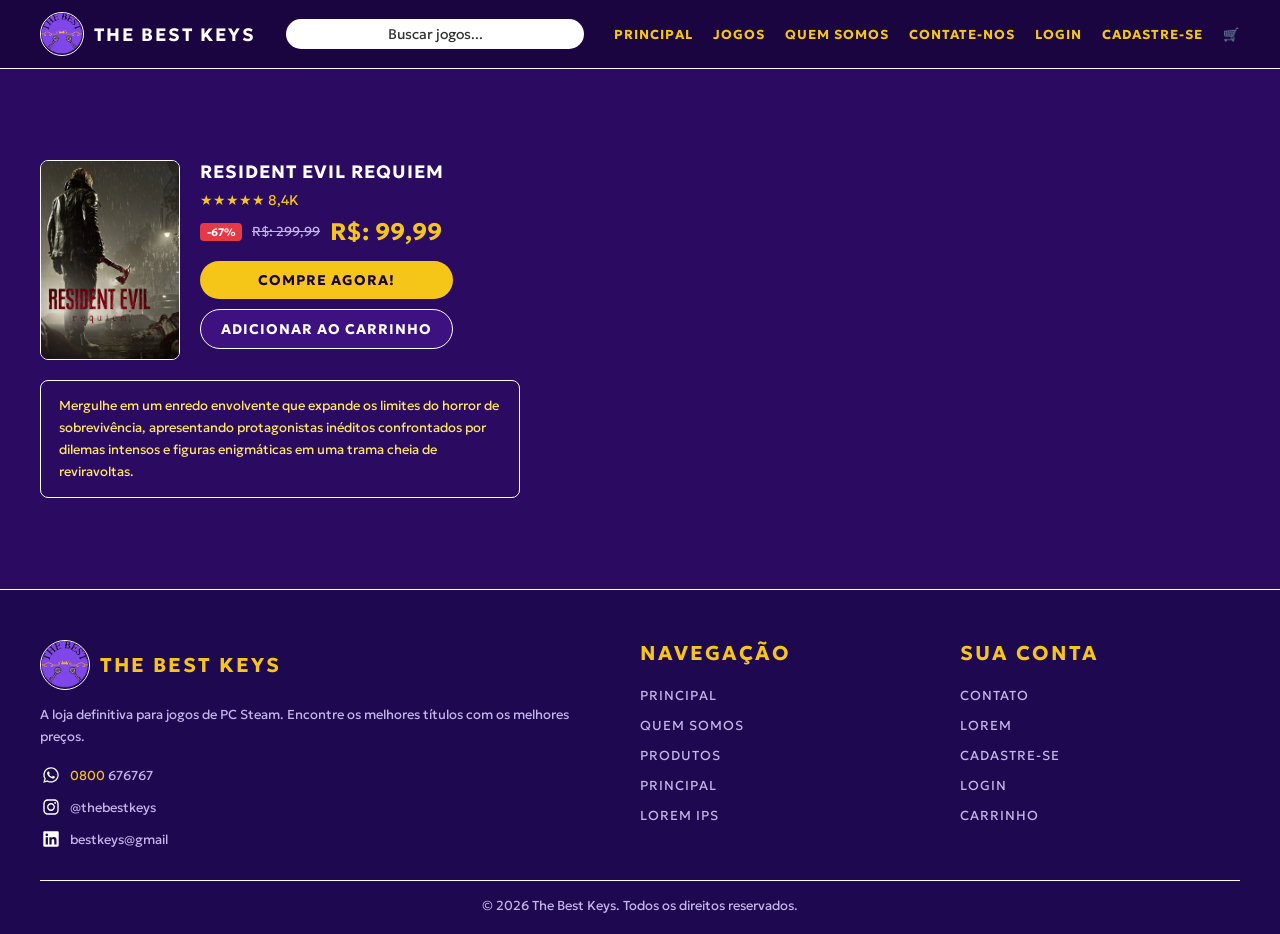
<file: index.html>
<!DOCTYPE html>
<html lang="pt-BR">
<head>
  <meta charset="UTF-8" />
  <link rel="preconnect" href="https://fonts.googleapis.com" />
  <link href="https://fonts.googleapis.com/css2?family=Geologica:wght@400;500;700&display=swap" rel="stylesheet" />
  <meta name="viewport" content="width=device-width, initial-scale=1.0" />
  <title>The Best Keys</title>
  <link rel="stylesheet" href="index.css" />
</head>
<body>

  <div class="topo">
    <a href="index.html" class="logo">
      <img src="logo.png" alt="Logo" />
      <span>The Best Keys</span>
    </a>
    <a href="busca.html" class="campo-busca">Buscar jogos...</a>
    <nav class="menu">
      <a href="index.html">Principal</a>
      <a href="jogos.html">Jogos</a>
      <a href="quem-somos.html">Quem Somos</a>
      <a href="contato.html">Contate-nos</a>
      <a href="login.html">Login</a>
      <a href="cadastro.html">Cadastre-se</a>
      <a href="carrinho.html">🛒</a>
    </nav>
  </div>

  <div class="banner">
    <div class="conteudo-banner">
      <div class="caixa-jogo">
        <img src="requiem.png" alt="Resident Evil Requiem" class="foto-jogo" />
        <div class="info-jogo">
          <h1 class="nome-jogo">Resident Evil Requiem</h1>
          <p class="estrelas">★★★★★ 8,4K</p>
          <div class="linha-preco">
            <span class="etiqueta-desconto">-67%</span>
            <span class="preco-antigo">R$: 299,99</span>
            <span class="preco-novo">R$: 99,99</span>
          </div>
          <div class="botoes-jogo">
            <a href="jogos.html" class="botao-amarelo">Compre Agora!</a>
            <a href="carrinho.html" class="botao-roxo">Adicionar ao Carrinho</a>
          </div>
        </div>
      </div>
      <p class="descricao-jogo">
        Mergulhe em um enredo envolvente que expande os limites do horror de sobrevivência, apresentando protagonistas inéditos confrontados por dilemas intensos e figuras enigmáticas em uma trama cheia de reviravoltas.
      </p>
    </div>
  </div>

  <div class="rodape">
    <div class="grade-rodape">
      <div>
        <div class="rodape-logo">
          <img src="logo.png" alt="Logo" />
          <span>The Best Keys</span>
        </div>
        <p class="rodape-texto">A loja definitiva para jogos de PC Steam. Encontre os melhores títulos com os melhores preços.</p>
        <div class="contatos">
          <div class="linha-contato">
            <img src="whatsapp.svg" alt="WhatsApp" />
            <span><span class="amarelo">0800</span> 676767</span>
          </div>
          <div class="linha-contato">
            <img src="instagram.svg" alt="Instagram" />
            <span>@thebestkeys</span>
          </div>
          <div class="linha-contato">
            <img src="linkedin.svg" alt="LinkedIn" />
            <span>bestkeys@gmail</span>
          </div>
        </div>
      </div>
      <div>
        <p class="titulo-coluna-rodape">Navegação</p>
        <ul class="links-rodape">
          <li><a href="index.html">Principal</a></li>
          <li><a href="quem-somos.html">Quem Somos</a></li>
          <li><a href="jogos.html">Produtos</a></li>
          <li><a href="index.html">Principal</a></li>
          <li><a href="#">Lorem Ips</a></li>
        </ul>
      </div>
      <div>
        <p class="titulo-coluna-rodape">Sua Conta</p>
        <ul class="links-rodape">
          <li><a href="contato.html">Contato</a></li>
          <li><a href="#">Lorem</a></li>
          <li><a href="cadastro.html">Cadastre-se</a></li>
          <li><a href="login.html">Login</a></li>
          <li><a href="carrinho.html">Carrinho</a></li>
        </ul>
      </div>
    </div>
    <p class="copyright">© 2026 The Best Keys. Todos os direitos reservados.</p>
  </div>

</body>
</html>
</file>
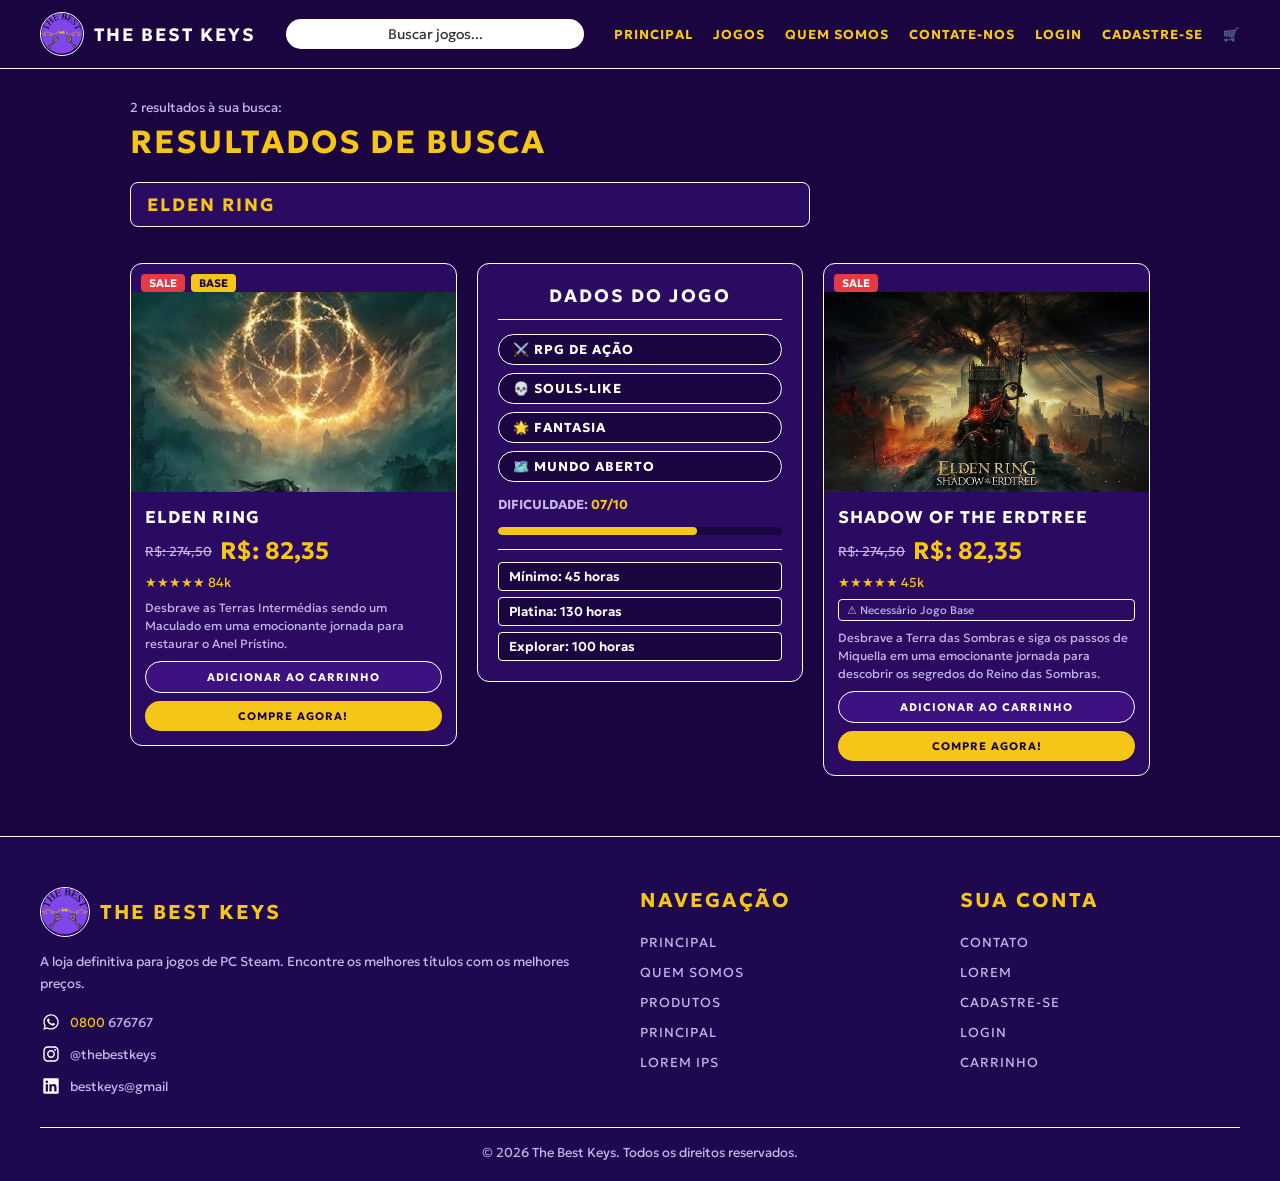
<file: busca.html>
<!DOCTYPE html>
<html lang="pt-BR">
<head>
  <meta charset="UTF-8" />
  <link rel="preconnect" href="https://fonts.googleapis.com" />
  <link href="https://fonts.googleapis.com/css2?family=Geologica:wght@400;500;700&display=swap" rel="stylesheet" />
  <meta name="viewport" content="width=device-width, initial-scale=1.0" />
  <title>Resultados — The Best Keys</title>
  <link rel="stylesheet" href="busca.css" />
</head>
<body>

  <div class="topo">
    <a href="index.html" class="logo">
      <img src="logo.png" alt="Logo" />
      <span>The Best Keys</span>
    </a>
    <a href="busca.html" class="campo-busca">Buscar jogos...</a>
    <nav class="menu">
      <a href="index.html">Principal</a>
      <a href="jogos.html">Jogos</a>
      <a href="quem-somos.html">Quem Somos</a>
      <a href="contato.html">Contate-nos</a>
      <a href="login.html">Login</a>
      <a href="cadastro.html">Cadastre-se</a>
      <a href="carrinho.html">🛒</a>
    </nav>
  </div>

  <div class="pagina-busca">

    <p class="texto-contagem">2 resultados à sua busca:</p>
    <h1 class="titulo-busca">Resultados de Busca</h1>

    <form class="barra-busca-pagina" action="busca.html">
      <input type="text" name="q" value="ELDEN RING" />
    </form>

    <div class="grade-resultados">

      <div class="card-resultado">
        <div class="etiquetas-card">
          <span class="etiqueta-sale">SALE</span>
          <span class="etiqueta-base">BASE</span>
        </div>
        <img src="elden.jpg" alt="Elden Ring" class="foto-resultado" />
        <div class="info-resultado">
          <h2 class="nome-resultado">Elden Ring</h2>
          <div class="linha-preco">
            <span class="preco-antigo">R$: 274,50</span>
            <span class="preco-novo">R$: 82,35</span>
          </div>
          <p class="estrelas-resultado">★★★★★ 84k</p>
          <p class="descricao-resultado">Desbrave as Terras Intermédias sendo um Maculado em uma emocionante jornada para restaurar o Anel Prístino.</p>
          <a href="carrinho.html" class="botao-roxo">Adicionar ao Carrinho</a>
          <a href="jogos.html" class="botao-amarelo">Compre Agora!</a>
        </div>
      </div>

      <div class="painel-dados">
        <h3 class="titulo-painel">Dados do Jogo</h3>
        <ul class="lista-tags">
          <li class="tag-jogo">⚔️ RPG de Ação</li>
          <li class="tag-jogo">💀 Souls-Like</li>
          <li class="tag-jogo">🌟 Fantasia</li>
          <li class="tag-jogo">🗺️ Mundo Aberto</li>
        </ul>
        <p class="label-dificuldade">Dificuldade: <strong style="color: #f5c518;">07/10</strong></p>
        <div class="barra-fundo">
          <div class="barra-preenchida"></div>
        </div>
        <ul class="lista-tempo">
          <li>Mínimo: 45 horas</li>
          <li>Platina: 130 horas</li>
          <li>Explorar: 100 horas</li>
        </ul>
      </div>

      <div class="card-resultado">
        <div class="etiquetas-card">
          <span class="etiqueta-sale">SALE</span>
        </div>
        <img src="shadow.jpg" alt="Shadow of the Erdtree" class="foto-resultado" />
        <div class="info-resultado">
          <h2 class="nome-resultado">Shadow of the Erdtree</h2>
          <div class="linha-preco">
            <span class="preco-antigo">R$: 274,50</span>
            <span class="preco-novo">R$: 82,35</span>
          </div>
          <p class="estrelas-resultado">★★★★★ 45k</p>
          <p class="aviso-base">⚠ Necessário Jogo Base</p>
          <p class="descricao-resultado">Desbrave a Terra das Sombras e siga os passos de Miquella em uma emocionante jornada para descobrir os segredos do Reino das Sombras.</p>
          <a href="carrinho.html" class="botao-roxo">Adicionar ao Carrinho</a>
          <a href="jogos.html" class="botao-amarelo">Compre Agora!</a>
        </div>
      </div>

    </div>
  </div>

  <div class="rodape">
    <div class="grade-rodape">
      <div>
        <div class="rodape-logo">
          <img src="logo.png" alt="Logo" />
          <span>The Best Keys</span>
        </div>
        <p class="rodape-texto">A loja definitiva para jogos de PC Steam. Encontre os melhores títulos com os melhores preços.</p>
        <div class="contatos">
          <div class="linha-contato"><img src="whatsapp.svg" alt="WhatsApp" /><span><span class="amarelo">0800</span> 676767</span></div>
          <div class="linha-contato"><img src="instagram.svg" alt="Instagram" /><span>@thebestkeys</span></div>
          <div class="linha-contato"><img src="linkedin.svg" alt="LinkedIn" /><span>bestkeys@gmail</span></div>
        </div>
      </div>
      <div>
        <p class="titulo-coluna-rodape">Navegação</p>
        <ul class="links-rodape">
          <li><a href="index.html">Principal</a></li>
          <li><a href="quem-somos.html">Quem Somos</a></li>
          <li><a href="jogos.html">Produtos</a></li>
          <li><a href="index.html">Principal</a></li>
          <li><a href="#">Lorem Ips</a></li>
        </ul>
      </div>
      <div>
        <p class="titulo-coluna-rodape">Sua Conta</p>
        <ul class="links-rodape">
          <li><a href="contato.html">Contato</a></li>
          <li><a href="#">Lorem</a></li>
          <li><a href="cadastro.html">Cadastre-se</a></li>
          <li><a href="login.html">Login</a></li>
          <li><a href="carrinho.html">Carrinho</a></li>
        </ul>
      </div>
    </div>
    <p class="copyright">© 2026 The Best Keys. Todos os direitos reservados.</p>
  </div>

</body>
</html>
</file>
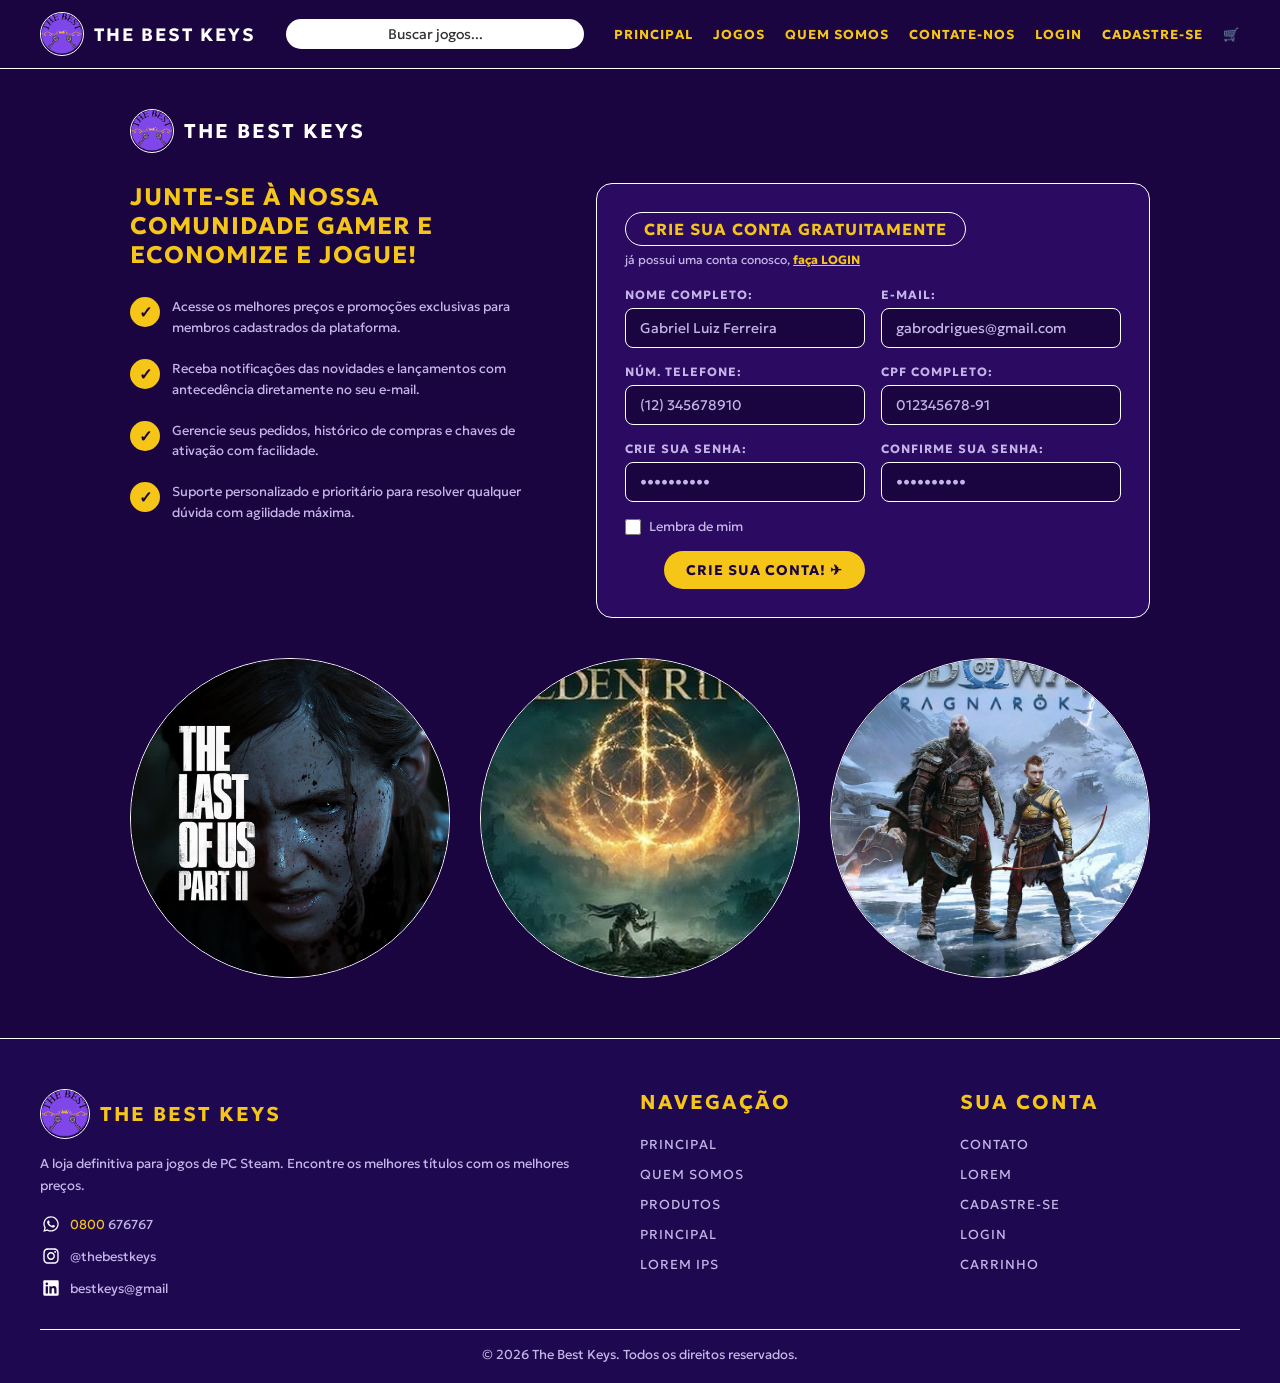
<file: cadastro.html>
<!DOCTYPE html>
<html lang="pt-BR">
<head>
  <meta charset="UTF-8" />
  <link rel="preconnect" href="https://fonts.googleapis.com" />
  <link href="https://fonts.googleapis.com/css2?family=Geologica:wght@400;500;700&display=swap" rel="stylesheet" />
  <meta name="viewport" content="width=device-width, initial-scale=1.0" />
  <title>Cadastre-se — The Best Keys</title>
  <link rel="stylesheet" href="cadastro.css" />
</head>
<body>

  <div class="topo">
    <a href="index.html" class="logo">
      <img src="logo.png" alt="Logo" />
      <span>The Best Keys</span>
    </a>
    <a href="busca.html" class="campo-busca">Buscar jogos...</a>
    <nav class="menu">
      <a href="index.html">Principal</a>
      <a href="jogos.html">Jogos</a>
      <a href="quem-somos.html">Quem Somos</a>
      <a href="contato.html">Contate-nos</a>
      <a href="login.html">Login</a>
      <a href="cadastro.html">Cadastre-se</a>
      <a href="carrinho.html">🛒</a>
    </nav>
  </div>

  <div class="pagina-cadastro">

    <div class="topo-pagina">
      <img src="logo.png" alt="Logo" />
      <span>The Best Keys</span>
    </div>

    <div class="grade-cadastro">

      <div class="coluna-beneficios">
        <h1 class="titulo-beneficios">Junte-se à Nossa Comunidade Gamer e Economize e Jogue!</h1>
        <ul class="lista-beneficios">
          <li class="item-beneficio">
            <span class="check">✓</span>
            <p>Acesse os melhores preços e promoções exclusivas para membros cadastrados da plataforma.</p>
          </li>
          <li class="item-beneficio">
            <span class="check">✓</span>
            <p>Receba notificações das novidades e lançamentos com antecedência diretamente no seu e-mail.</p>
          </li>
          <li class="item-beneficio">
            <span class="check">✓</span>
            <p>Gerencie seus pedidos, histórico de compras e chaves de ativação com facilidade.</p>
          </li>
          <li class="item-beneficio">
            <span class="check">✓</span>
            <p>Suporte personalizado e prioritário para resolver qualquer dúvida com agilidade máxima.</p>
          </li>
        </ul>
      </div>

      <div class="caixa-formulario">
        <p class="titulo-formulario">Crie sua Conta Gratuitamente</p>
        <p class="subtitulo-formulario">já possui uma conta conosco, <a href="login.html" class="link-amarelo">faça LOGIN</a></p>

        <div class="grade-campos">
          <div>
            <label class="label-campo" for="nome">Nome Completo:</label>
            <input class="input-campo" type="text" id="nome" name="nome" placeholder="Gabriel Luiz Ferreira" />
          </div>
          <div>
            <label class="label-campo" for="email">E-mail:</label>
            <input class="input-campo" type="email" id="email" name="email" placeholder="gabrodrigues@gmail.com" />
          </div>
          <div>
            <label class="label-campo" for="telefone">Núm. Telefone:</label>
            <input class="input-campo" type="tel" id="telefone" name="telefone" placeholder="(12) 345678910" />
          </div>
          <div>
            <label class="label-campo" for="cpf">CPF Completo:</label>
            <input class="input-campo" type="text" id="cpf" name="cpf" placeholder="012345678-91" />
          </div>
          <div>
            <label class="label-campo" for="senha">Crie sua Senha:</label>
            <input class="input-campo" type="password" id="senha" name="senha" placeholder="••••••••••" />
          </div>
          <div>
            <label class="label-campo" for="confirmar">Confirme sua Senha:</label>
            <input class="input-campo" type="password" id="confirmar" name="confirmar" placeholder="••••••••••" />
          </div>
          <div class="linha-lembrar">
            <input type="checkbox" id="lembrar" name="lembrar" />
            <label for="lembrar">Lembra de mim</label>
          </div>
          <div style="text-align: right;">
            <button class="botao-amarelo" type="submit">Crie sua Conta! ✈</button>
          </div>
        </div>
      </div>

    </div>

    <div class="galeria-fotos">
      <div class="foto-circular"><img src="thelast2.jpg" alt="The Last of Us" /></div>
      <div class="foto-circular"><img src="elden.jpg" alt="Elden Ring" /></div>
      <div class="foto-circular"><img src="gowr.png" alt="God of War" /></div>
    </div>

  </div>

  <div class="rodape">
    <div class="grade-rodape">
      <div>
        <div class="rodape-logo">
          <img src="logo.png" alt="Logo" />
          <span>The Best Keys</span>
        </div>
        <p class="rodape-texto">A loja definitiva para jogos de PC Steam. Encontre os melhores títulos com os melhores preços.</p>
        <div class="contatos">
          <div class="linha-contato"><img src="whatsapp.svg" alt="WhatsApp" /><span><span class="amarelo">0800</span> 676767</span></div>
          <div class="linha-contato"><img src="instagram.svg" alt="Instagram" /><span>@thebestkeys</span></div>
          <div class="linha-contato"><img src="linkedin.svg" alt="LinkedIn" /><span>bestkeys@gmail</span></div>
        </div>
      </div>
      <div>
        <p class="titulo-coluna-rodape">Navegação</p>
        <ul class="links-rodape">
          <li><a href="index.html">Principal</a></li>
          <li><a href="quem-somos.html">Quem Somos</a></li>
          <li><a href="jogos.html">Produtos</a></li>
          <li><a href="index.html">Principal</a></li>
          <li><a href="#">Lorem Ips</a></li>
        </ul>
      </div>
      <div>
        <p class="titulo-coluna-rodape">Sua Conta</p>
        <ul class="links-rodape">
          <li><a href="contato.html">Contato</a></li>
          <li><a href="#">Lorem</a></li>
          <li><a href="cadastro.html">Cadastre-se</a></li>
          <li><a href="login.html">Login</a></li>
          <li><a href="carrinho.html">Carrinho</a></li>
        </ul>
      </div>
    </div>
    <p class="copyright">© 2026 The Best Keys. Todos os direitos reservados.</p>
  </div>

</body>
</html>
</file>
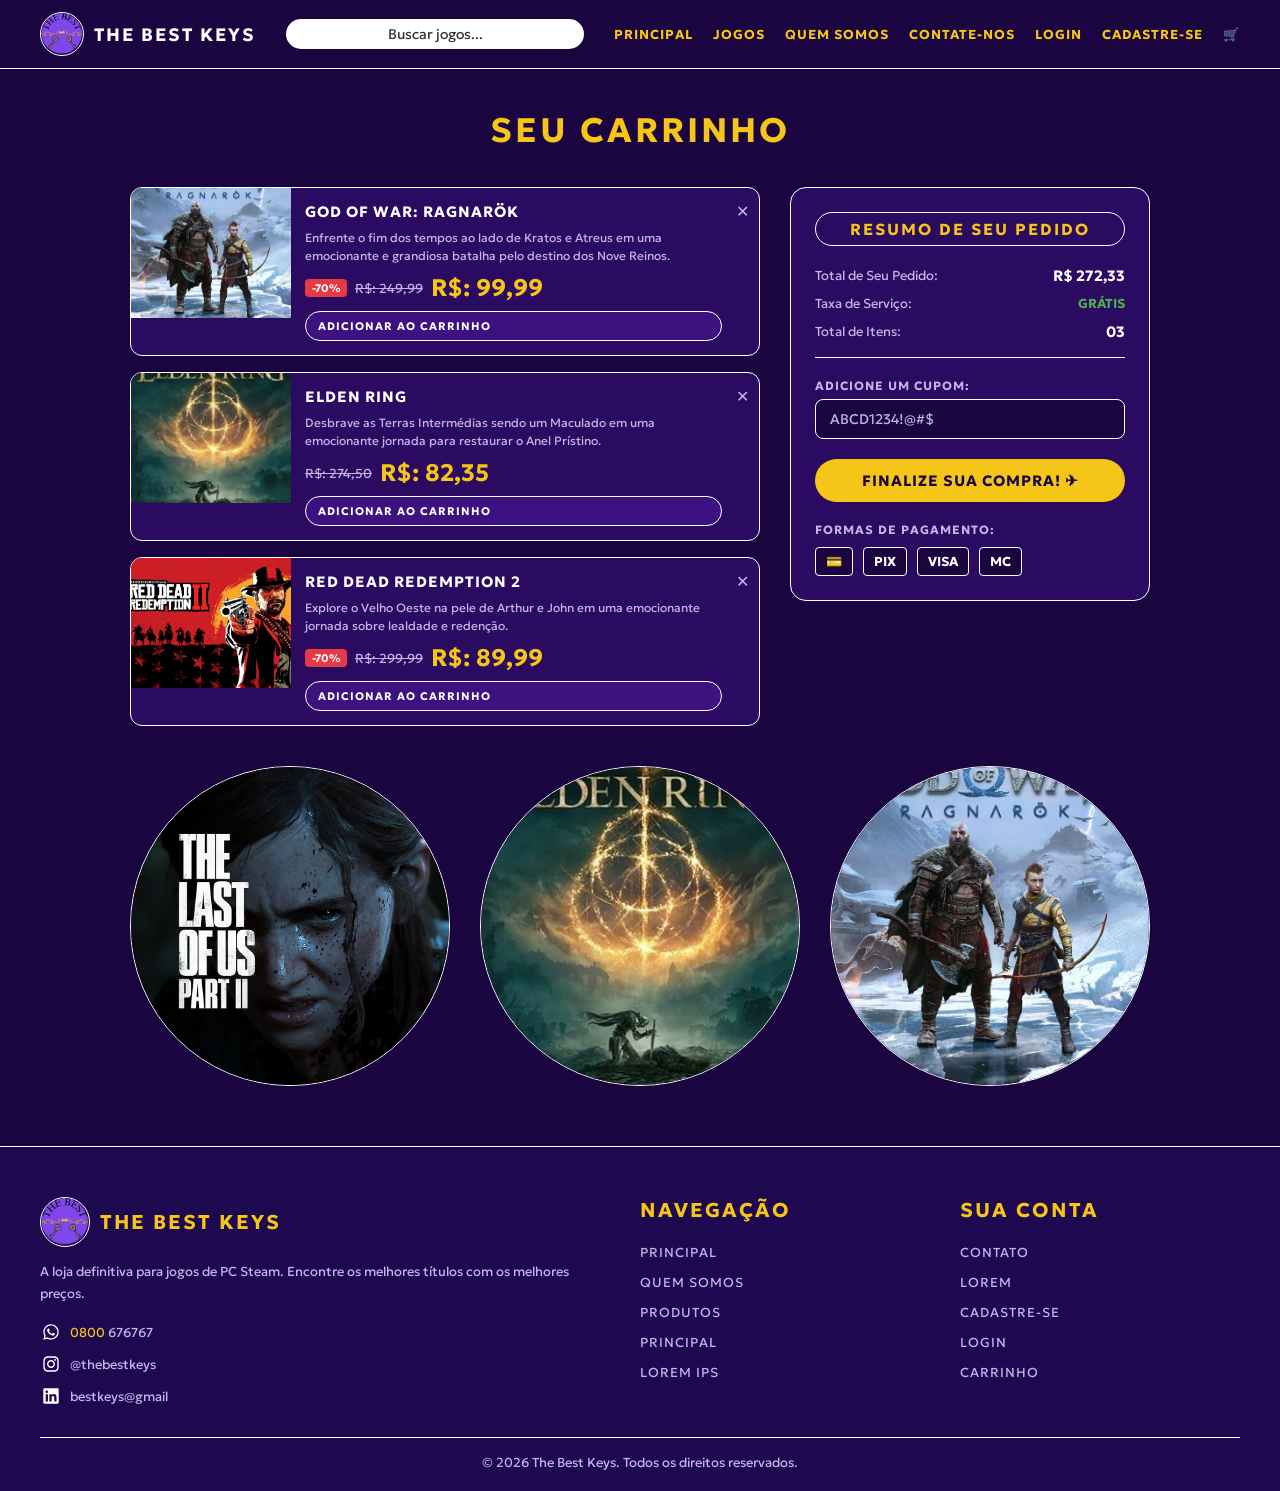
<file: carrinho.html>
<!DOCTYPE html>
<html lang="pt-BR">
<head>
  <meta charset="UTF-8" />
  <link rel="preconnect" href="https://fonts.googleapis.com" />
  <link href="https://fonts.googleapis.com/css2?family=Geologica:wght@400;500;700&display=swap" rel="stylesheet" />
  <meta name="viewport" content="width=device-width, initial-scale=1.0" />
  <title>Carrinho — The Best Keys</title>
  <link rel="stylesheet" href="carrinho.css" />
</head>
<body>

  <div class="topo">
    <a href="index.html" class="logo">
      <img src="logo.png" alt="Logo" />
      <span>The Best Keys</span>
    </a>
    <a href="busca.html" class="campo-busca">Buscar jogos...</a>
    <nav class="menu">
      <a href="index.html">Principal</a>
      <a href="jogos.html">Jogos</a>
      <a href="quem-somos.html">Quem Somos</a>
      <a href="contato.html">Contate-nos</a>
      <a href="login.html">Login</a>
      <a href="cadastro.html">Cadastre-se</a>
      <a href="carrinho.html">🛒</a>
    </nav>
  </div>

  <div class="pagina-carrinho">

    <h1 class="titulo-carrinho">Seu Carrinho</h1>

    <div class="grade-carrinho">

      <div class="lista-itens">

        <div class="item-carrinho">
          <img src="gowr.png" alt="God of War Ragnarök" class="foto-item" />
          <div class="info-item">
            <h2 class="nome-item">God of War: Ragnarök</h2>
            <p class="descricao-item">Enfrente o fim dos tempos ao lado de Kratos e Atreus em uma emocionante e grandiosa batalha pelo destino dos Nove Reinos.</p>
            <div class="linha-preco">
              <span class="etiqueta-desconto">-70%</span>
              <span class="preco-antigo">R$: 249,99</span>
              <span class="preco-novo">R$: 99,99</span>
            </div>
            <a href="carrinho.html" class="botao-roxo">Adicionar ao Carrinho</a>
          </div>
          <button class="botao-remover">✕</button>
        </div>

        <div class="item-carrinho">
          <img src="elden.jpg" alt="Elden Ring" class="foto-item" />
          <div class="info-item">
            <h2 class="nome-item">Elden Ring</h2>
            <p class="descricao-item">Desbrave as Terras Intermédias sendo um Maculado em uma emocionante jornada para restaurar o Anel Prístino.</p>
            <div class="linha-preco">
              <span class="preco-antigo">R$: 274,50</span>
              <span class="preco-novo">R$: 82,35</span>
            </div>
            <a href="carrinho.html" class="botao-roxo">Adicionar ao Carrinho</a>
          </div>
          <button class="botao-remover">✕</button>
        </div>

        <div class="item-carrinho">
          <img src="reddead2.jpg" alt="Red Dead Redemption 2" class="foto-item" />
          <div class="info-item">
            <h2 class="nome-item">Red Dead Redemption 2</h2>
            <p class="descricao-item">Explore o Velho Oeste na pele de Arthur e John em uma emocionante jornada sobre lealdade e redenção.</p>
            <div class="linha-preco">
              <span class="etiqueta-desconto">-70%</span>
              <span class="preco-antigo">R$: 299,99</span>
              <span class="preco-novo">R$: 89,99</span>
            </div>
            <a href="carrinho.html" class="botao-roxo">Adicionar ao Carrinho</a>
          </div>
          <button class="botao-remover">✕</button>
        </div>

      </div>

      <div class="resumo-pedido">

        <p class="titulo-resumo">Resumo de Seu Pedido</p>

        <div class="linhas-resumo">
          <div class="linha-resumo">
            <span>Total de Seu Pedido:</span>
            <span class="valor-total">R$ 272,33</span>
          </div>
          <div class="linha-resumo">
            <span>Taxa de Serviço:</span>
            <span class="valor-gratis">GRÁTIS</span>
          </div>
          <div class="linha-resumo">
            <span>Total de Itens:</span>
            <span class="valor-total">03</span>
          </div>
        </div>

        <div>
          <label class="label-campo" for="cupom">Adicione um Cupom:</label>
          <input class="input-campo" type="text" id="cupom" name="cupom" placeholder="ABCD1234!@#$" />
        </div>

        <button class="botao-amarelo botao-finalizar">Finalize sua Compra! ✈</button>

        <div class="formas-pagamento">
          <p class="titulo-pagamento">Formas de Pagamento:</p>
          <div class="icones-pgto">
            <span class="icone-pgto">💳</span>
            <span class="icone-pgto">PIX</span>
            <span class="icone-pgto">VISA</span>
            <span class="icone-pgto">MC</span>
          </div>
        </div>

      </div>

    </div>

    <div class="galeria-fotos">
      <div class="foto-circular"><img src="thelast2.jpg" alt="The Last of Us" /></div>
      <div class="foto-circular"><img src="elden.jpg" alt="Elden Ring" /></div>
      <div class="foto-circular"><img src="gowr.png" alt="God of War" /></div>
    </div>

  </div>

  <div class="rodape">
    <div class="grade-rodape">
      <div>
        <div class="rodape-logo">
          <img src="logo.png" alt="Logo" />
          <span>The Best Keys</span>
        </div>
        <p class="rodape-texto">A loja definitiva para jogos de PC Steam. Encontre os melhores títulos com os melhores preços.</p>
        <div class="contatos">
          <div class="linha-contato"><img src="whatsapp.svg" alt="WhatsApp" /><span><span class="amarelo">0800</span> 676767</span></div>
          <div class="linha-contato"><img src="instagram.svg" alt="Instagram" /><span>@thebestkeys</span></div>
          <div class="linha-contato"><img src="linkedin.svg" alt="LinkedIn" /><span>bestkeys@gmail</span></div>
        </div>
      </div>
      <div>
        <p class="titulo-coluna-rodape">Navegação</p>
        <ul class="links-rodape">
          <li><a href="index.html">Principal</a></li>
          <li><a href="quem-somos.html">Quem Somos</a></li>
          <li><a href="jogos.html">Produtos</a></li>
          <li><a href="index.html">Principal</a></li>
          <li><a href="#">Lorem Ips</a></li>
        </ul>
      </div>
      <div>
        <p class="titulo-coluna-rodape">Sua Conta</p>
        <ul class="links-rodape">
          <li><a href="contato.html">Contato</a></li>
          <li><a href="#">Lorem</a></li>
          <li><a href="cadastro.html">Cadastre-se</a></li>
          <li><a href="login.html">Login</a></li>
          <li><a href="carrinho.html">Carrinho</a></li>
        </ul>
      </div>
    </div>
    <p class="copyright">© 2026 The Best Keys. Todos os direitos reservados.</p>
  </div>

</body>
</html>
</file>
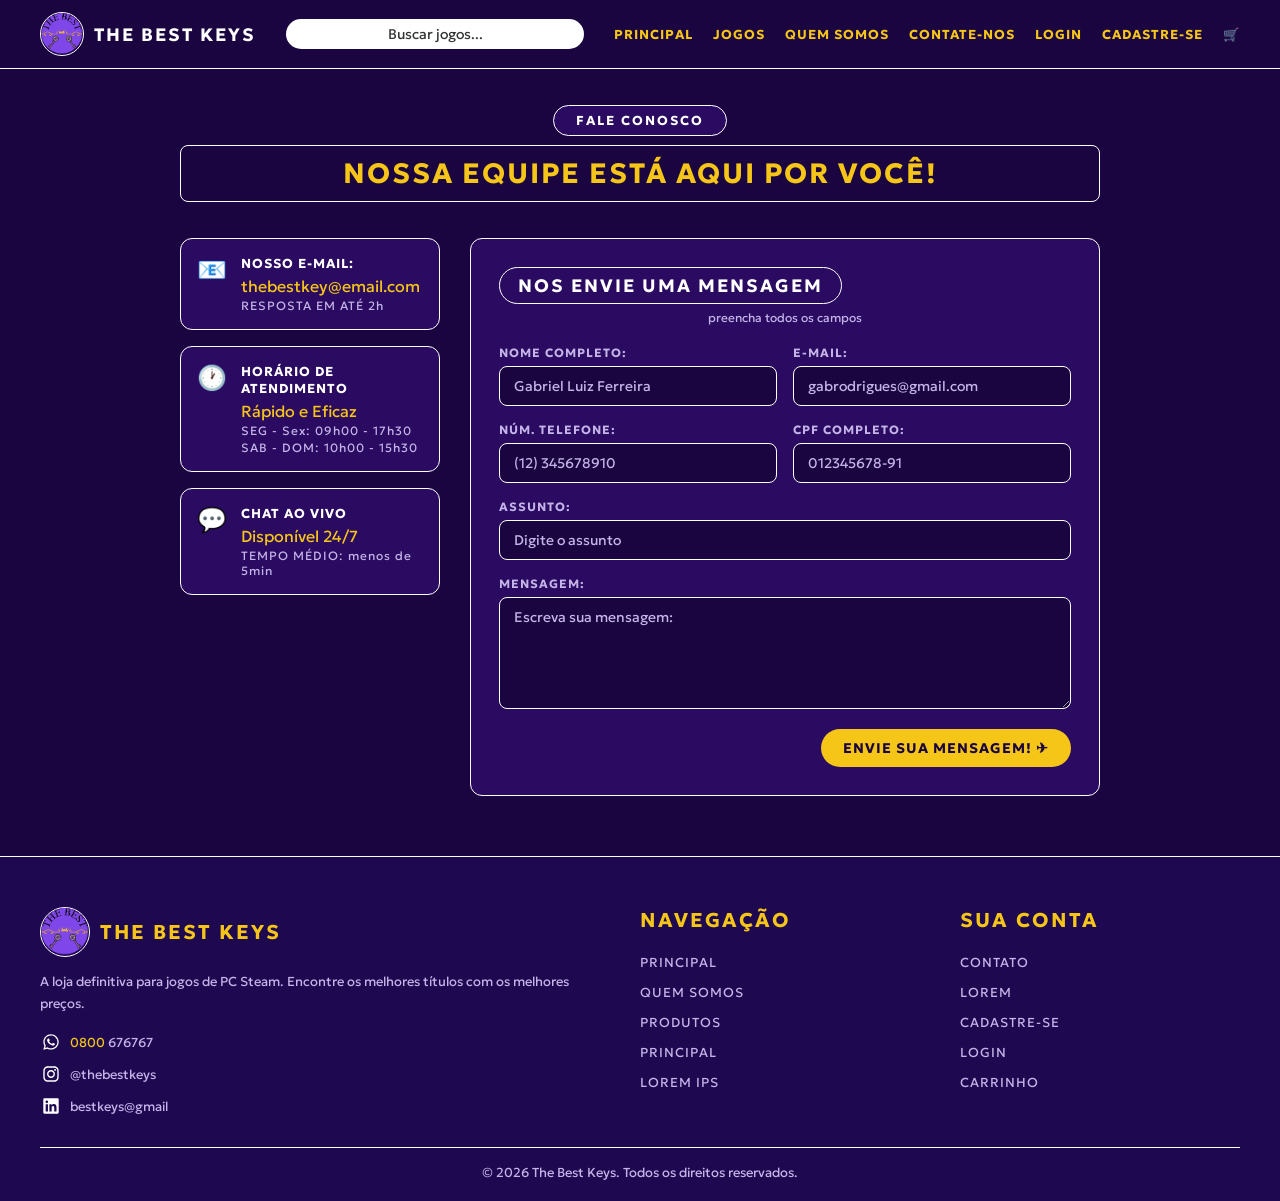
<file: contato.html>
<!DOCTYPE html>
<html lang="pt-BR">
<head>
  <meta charset="UTF-8" />
  <link rel="preconnect" href="https://fonts.googleapis.com" />
  <link href="https://fonts.googleapis.com/css2?family=Geologica:wght@400;500;700&display=swap" rel="stylesheet" />
  <meta name="viewport" content="width=device-width, initial-scale=1.0" />
  <title>Contato — The Best Keys</title>
  <link rel="stylesheet" href="contato.css" />
</head>
<body>

  <div class="topo">
    <a href="index.html" class="logo">
      <img src="logo.png" alt="Logo" />
      <span>The Best Keys</span>
    </a>
    <a href="busca.html" class="campo-busca">Buscar jogos...</a>
    <nav class="menu">
      <a href="index.html">Principal</a>
      <a href="jogos.html">Jogos</a>
      <a href="quem-somos.html">Quem Somos</a>
      <a href="contato.html">Contate-nos</a>
      <a href="login.html">Login</a>
      <a href="cadastro.html">Cadastre-se</a>
      <a href="carrinho.html">🛒</a>
    </nav>
  </div>

  <div class="pagina-contato">

    <div class="caixa-rotulo">
      <span class="rotulo">Fale Conosco</span>
    </div>

    <h1 class="titulo-pagina">Nossa Equipe Está Aqui Por Você!</h1>

    <div class="grade-contato">

      <div class="coluna-infos">
        <div class="caixa-info">
          <p class="icone-info">📧</p>
          <div>
            <p class="titulo-info">Nosso e-mail:</p>
            <p class="amarelo">thebestkey@email.com</p>
            <p class="detalhe-info">RESPOSTA EM ATÉ 2h</p>
          </div>
        </div>
        <div class="caixa-info">
          <p class="icone-info">🕐</p>
          <div>
            <p class="titulo-info">Horário de Atendimento</p>
            <p class="amarelo">Rápido e Eficaz</p>
            <p class="detalhe-info">SEG - Sex: 09h00 - 17h30</p>
            <p class="detalhe-info">SAB - DOM: 10h00 - 15h30</p>
          </div>
        </div>
        <div class="caixa-info">
          <p class="icone-info">💬</p>
          <div>
            <p class="titulo-info">Chat ao vivo</p>
            <p class="amarelo">Disponível 24/7</p>
            <p class="detalhe-info">TEMPO MÉDIO: menos de 5min</p>
          </div>
        </div>
      </div>

      <div class="caixa-formulario">
        <p class="titulo-formulario">Nos Envie uma Mensagem</p>
        <p class="subtitulo-formulario">preencha todos os campos</p>

        <div class="grade-campos">
          <div>
            <label class="label-campo" for="nome">Nome Completo:</label>
            <input class="input-campo" type="text" id="nome" name="nome" placeholder="Gabriel Luiz Ferreira" />
          </div>
          <div>
            <label class="label-campo" for="email">E-mail:</label>
            <input class="input-campo" type="email" id="email" name="email" placeholder="gabrodrigues@gmail.com" />
          </div>
          <div>
            <label class="label-campo" for="telefone">Núm. Telefone:</label>
            <input class="input-campo" type="tel" id="telefone" name="telefone" placeholder="(12) 345678910" />
          </div>
          <div>
            <label class="label-campo" for="cpf">CPF Completo:</label>
            <input class="input-campo" type="text" id="cpf" name="cpf" placeholder="012345678-91" />
          </div>
          <div class="campo-inteiro">
            <label class="label-campo" for="assunto">Assunto:</label>
            <input class="input-campo" type="text" id="assunto" name="assunto" placeholder="Digite o assunto" />
          </div>
          <div class="campo-inteiro">
            <label class="label-campo" for="mensagem">Mensagem:</label>
            <textarea class="input-campo" id="mensagem" name="mensagem" rows="5" placeholder="Escreva sua mensagem:" maxlength="500"></textarea>
          </div>
          <div class="campo-inteiro" style="text-align: right;">
            <button class="botao-amarelo" type="submit">Envie sua Mensagem! ✈</button>
          </div>
        </div>

      </div>
    </div>
  </div>

  <div class="rodape">
    <div class="grade-rodape">
      <div>
        <div class="rodape-logo">
          <img src="logo.png" alt="Logo" />
          <span>The Best Keys</span>
        </div>
        <p class="rodape-texto">A loja definitiva para jogos de PC Steam. Encontre os melhores títulos com os melhores preços.</p>
        <div class="contatos">
          <div class="linha-contato"><img src="whatsapp.svg" alt="WhatsApp" /><span><span class="amarelo">0800</span> 676767</span></div>
          <div class="linha-contato"><img src="instagram.svg" alt="Instagram" /><span>@thebestkeys</span></div>
          <div class="linha-contato"><img src="linkedin.svg" alt="LinkedIn" /><span>bestkeys@gmail</span></div>
        </div>
      </div>
      <div>
        <p class="titulo-coluna-rodape">Navegação</p>
        <ul class="links-rodape">
          <li><a href="index.html">Principal</a></li>
          <li><a href="quem-somos.html">Quem Somos</a></li>
          <li><a href="jogos.html">Produtos</a></li>
          <li><a href="index.html">Principal</a></li>
          <li><a href="#">Lorem Ips</a></li>
        </ul>
      </div>
      <div>
        <p class="titulo-coluna-rodape">Sua Conta</p>
        <ul class="links-rodape">
          <li><a href="contato.html">Contato</a></li>
          <li><a href="#">Lorem</a></li>
          <li><a href="cadastro.html">Cadastre-se</a></li>
          <li><a href="login.html">Login</a></li>
          <li><a href="carrinho.html">Carrinho</a></li>
        </ul>
      </div>
    </div>
    <p class="copyright">© 2026 The Best Keys. Todos os direitos reservados.</p>
  </div>

</body>
</html>
</file>
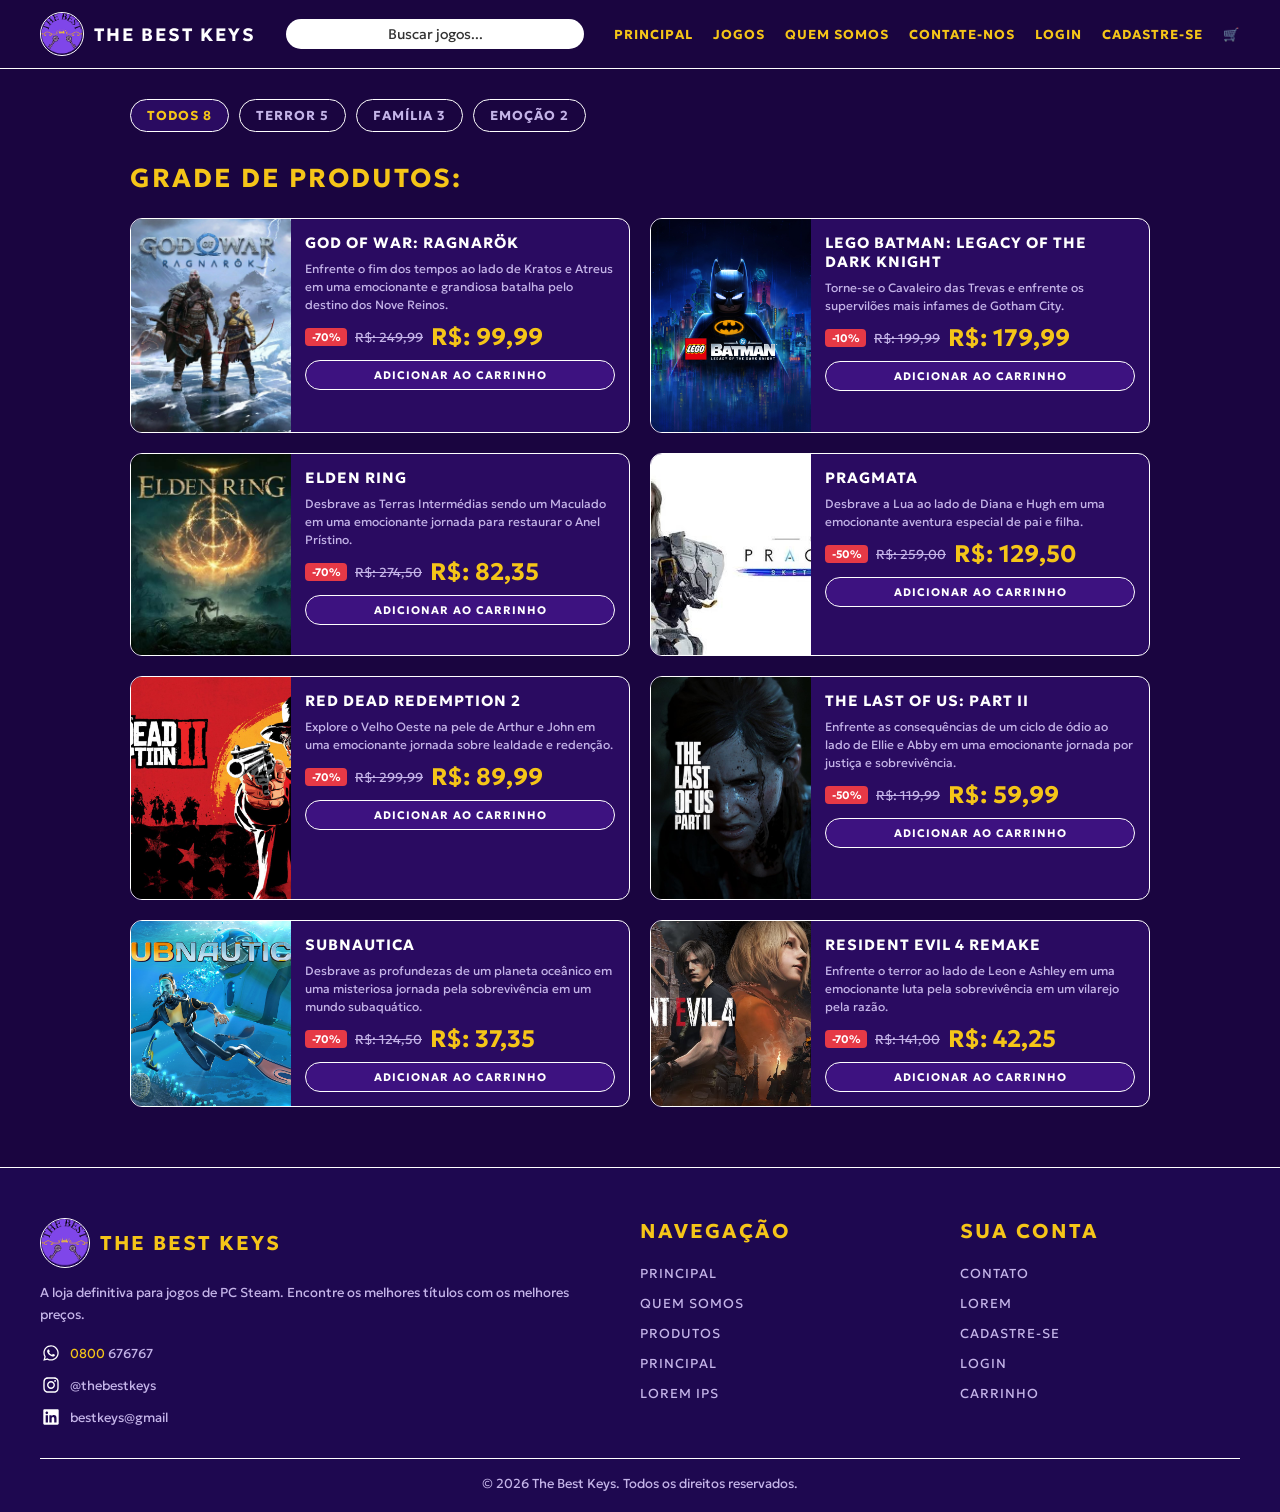
<file: jogos.html>
<!DOCTYPE html>
<html lang="pt-BR">
<head>
  <meta charset="UTF-8" />
  <link rel="preconnect" href="https://fonts.googleapis.com" />
  <link href="https://fonts.googleapis.com/css2?family=Geologica:wght@400;500;700&display=swap" rel="stylesheet" />
  <meta name="viewport" content="width=device-width, initial-scale=1.0" />
  <title>Jogos — The Best Keys</title>
  <link rel="stylesheet" href="jogos.css" />
</head>
<body>

  <div class="topo">
    <a href="index.html" class="logo">
      <img src="logo.png" alt="Logo" />
      <span>The Best Keys</span>
    </a>
    <a href="busca.html" class="campo-busca">Buscar jogos...</a>
    <nav class="menu">
      <a href="index.html">Principal</a>
      <a href="jogos.html">Jogos</a>
      <a href="quem-somos.html">Quem Somos</a>
      <a href="contato.html">Contate-nos</a>
      <a href="login.html">Login</a>
      <a href="cadastro.html">Cadastre-se</a>
      <a href="carrinho.html">🛒</a>
    </nav>
  </div>

  <div class="pagina-jogos">

    <div class="filtros">
      <button class="filtro-ativo">Todos 8</button>
      <button class="filtro-btn">Terror 5</button>
      <button class="filtro-btn">Família 3</button>
      <button class="filtro-btn">Emoção 2</button>
    </div>

    <h1 class="titulo-secao">Grade de Produtos:</h1>

    <div class="grade-jogos">

      <div class="card-produto">
        <img src="gowr.png" alt="God of War Ragnarök" class="foto-produto" />
        <div class="info-produto">
          <h2 class="nome-produto">God of War: Ragnarök</h2>
          <p class="descricao-produto">Enfrente o fim dos tempos ao lado de Kratos e Atreus em uma emocionante e grandiosa batalha pelo destino dos Nove Reinos.</p>
          <div class="linha-preco">
            <span class="etiqueta-desconto">-70%</span>
            <span class="preco-antigo">R$: 249,99</span>
            <span class="preco-novo">R$: 99,99</span>
          </div>
          <a href="carrinho.html" class="botao-roxo">Adicionar ao Carrinho</a>
        </div>
      </div>

      <div class="card-produto">
        <img src="legobatman.jpg" alt="Lego Batman" class="foto-produto" />
        <div class="info-produto">
          <h2 class="nome-produto">Lego Batman: Legacy of the Dark Knight</h2>
          <p class="descricao-produto">Torne-se o Cavaleiro das Trevas e enfrente os supervilões mais infames de Gotham City.</p>
          <div class="linha-preco">
            <span class="etiqueta-desconto">-10%</span>
            <span class="preco-antigo">R$: 199,99</span>
            <span class="preco-novo">R$: 179,99</span>
          </div>
          <a href="carrinho.html" class="botao-roxo">Adicionar ao Carrinho</a>
        </div>
      </div>

      <div class="card-produto">
        <img src="elden.jpg" alt="Elden Ring" class="foto-produto" />
        <div class="info-produto">
          <h2 class="nome-produto">Elden Ring</h2>
          <p class="descricao-produto">Desbrave as Terras Intermédias sendo um Maculado em uma emocionante jornada para restaurar o Anel Prístino.</p>
          <div class="linha-preco">
            <span class="etiqueta-desconto">-70%</span>
            <span class="preco-antigo">R$: 274,50</span>
            <span class="preco-novo">R$: 82,35</span>
          </div>
          <a href="carrinho.html" class="botao-roxo">Adicionar ao Carrinho</a>
        </div>
      </div>

      <div class="card-produto">
        <img src="pragmata.jpg" alt="Pragmata" class="foto-produto" />
        <div class="info-produto">
          <h2 class="nome-produto">Pragmata</h2>
          <p class="descricao-produto">Desbrave a Lua ao lado de Diana e Hugh em uma emocionante aventura especial de pai e filha.</p>
          <div class="linha-preco">
            <span class="etiqueta-desconto">-50%</span>
            <span class="preco-antigo">R$: 259,00</span>
            <span class="preco-novo">R$: 129,50</span>
          </div>
          <a href="carrinho.html" class="botao-roxo">Adicionar ao Carrinho</a>
        </div>
      </div>

      <div class="card-produto">
        <img src="reddead2.jpg" alt="Red Dead Redemption 2" class="foto-produto" />
        <div class="info-produto">
          <h2 class="nome-produto">Red Dead Redemption 2</h2>
          <p class="descricao-produto">Explore o Velho Oeste na pele de Arthur e John em uma emocionante jornada sobre lealdade e redenção.</p>
          <div class="linha-preco">
            <span class="etiqueta-desconto">-70%</span>
            <span class="preco-antigo">R$: 299,99</span>
            <span class="preco-novo">R$: 89,99</span>
          </div>
          <a href="carrinho.html" class="botao-roxo">Adicionar ao Carrinho</a>
        </div>
      </div>

      <div class="card-produto">
        <img src="thelast2.jpg" alt="The Last of Us Part II" class="foto-produto" />
        <div class="info-produto">
          <h2 class="nome-produto">The Last of Us: Part II</h2>
          <p class="descricao-produto">Enfrente as consequências de um ciclo de ódio ao lado de Ellie e Abby em uma emocionante jornada por justiça e sobrevivência.</p>
          <div class="linha-preco">
            <span class="etiqueta-desconto">-50%</span>
            <span class="preco-antigo">R$: 119,99</span>
            <span class="preco-novo">R$: 59,99</span>
          </div>
          <a href="carrinho.html" class="botao-roxo">Adicionar ao Carrinho</a>
        </div>
      </div>

      <div class="card-produto">
        <img src="subnautica.jpg" alt="Subnautica" class="foto-produto" />
        <div class="info-produto">
          <h2 class="nome-produto">Subnautica</h2>
          <p class="descricao-produto">Desbrave as profundezas de um planeta oceânico em uma misteriosa jornada pela sobrevivência em um mundo subaquático.</p>
          <div class="linha-preco">
            <span class="etiqueta-desconto">-70%</span>
            <span class="preco-antigo">R$: 124,50</span>
            <span class="preco-novo">R$: 37,35</span>
          </div>
          <a href="carrinho.html" class="botao-roxo">Adicionar ao Carrinho</a>
        </div>
      </div>

      <div class="card-produto">
        <img src="re4.jpg" alt="Resident Evil 4 Remake" class="foto-produto" />
        <div class="info-produto">
          <h2 class="nome-produto">Resident Evil 4 Remake</h2>
          <p class="descricao-produto">Enfrente o terror ao lado de Leon e Ashley em uma emocionante luta pela sobrevivência em um vilarejo pela razão.</p>
          <div class="linha-preco">
            <span class="etiqueta-desconto">-70%</span>
            <span class="preco-antigo">R$: 141,00</span>
            <span class="preco-novo">R$: 42,25</span>
          </div>
          <a href="carrinho.html" class="botao-roxo">Adicionar ao Carrinho</a>
        </div>
      </div>

    </div>
  </div>

  <div class="rodape">
    <div class="grade-rodape">
      <div>
        <div class="rodape-logo">
          <img src="logo.png" alt="Logo" />
          <span>The Best Keys</span>
        </div>
        <p class="rodape-texto">A loja definitiva para jogos de PC Steam. Encontre os melhores títulos com os melhores preços.</p>
        <div class="contatos">
          <div class="linha-contato"><img src="whatsapp.svg" alt="WhatsApp" /><span><span class="amarelo">0800</span> 676767</span></div>
          <div class="linha-contato"><img src="instagram.svg" alt="Instagram" /><span>@thebestkeys</span></div>
          <div class="linha-contato"><img src="linkedin.svg" alt="LinkedIn" /><span>bestkeys@gmail</span></div>
        </div>
      </div>
      <div>
        <p class="titulo-coluna-rodape">Navegação</p>
        <ul class="links-rodape">
          <li><a href="index.html">Principal</a></li>
          <li><a href="quem-somos.html">Quem Somos</a></li>
          <li><a href="jogos.html">Produtos</a></li>
          <li><a href="index.html">Principal</a></li>
          <li><a href="#">Lorem Ips</a></li>
        </ul>
      </div>
      <div>
        <p class="titulo-coluna-rodape">Sua Conta</p>
        <ul class="links-rodape">
          <li><a href="contato.html">Contato</a></li>
          <li><a href="#">Lorem</a></li>
          <li><a href="cadastro.html">Cadastre-se</a></li>
          <li><a href="login.html">Login</a></li>
          <li><a href="carrinho.html">Carrinho</a></li>
        </ul>
      </div>
    </div>
    <p class="copyright">© 2026 The Best Keys. Todos os direitos reservados.</p>
  </div>

</body>
</html>
</file>
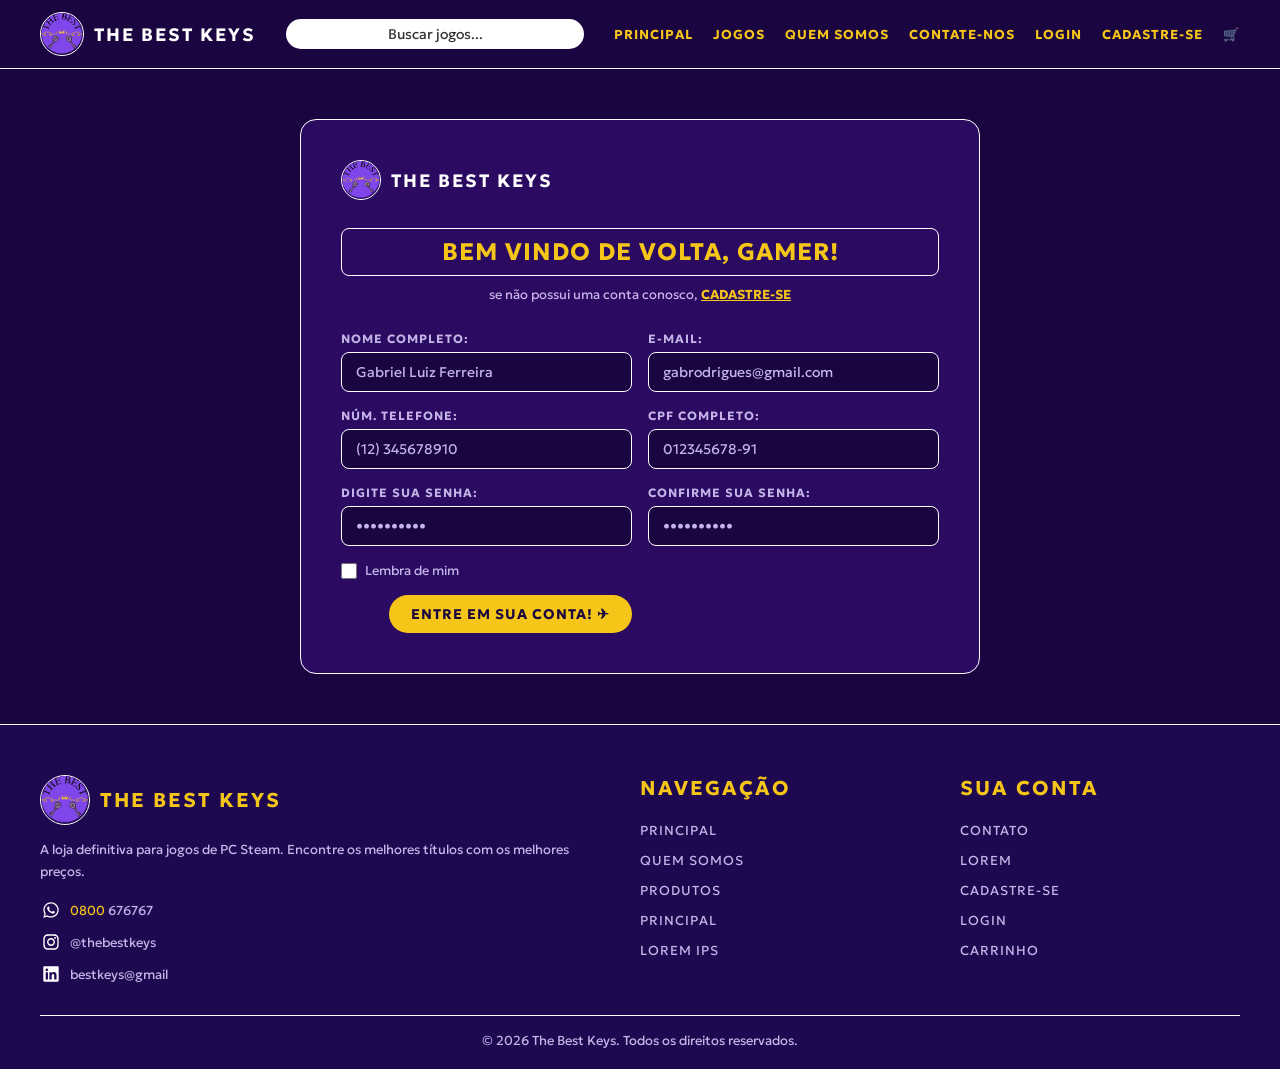
<file: login.html>
<!DOCTYPE html>
<html lang="pt-BR">
<head>
  <meta charset="UTF-8" />
  <link rel="preconnect" href="https://fonts.googleapis.com" />
  <link href="https://fonts.googleapis.com/css2?family=Geologica:wght@400;500;700&display=swap" rel="stylesheet" />
  <meta name="viewport" content="width=device-width, initial-scale=1.0" />
  <title>Login — The Best Keys</title>
  <link rel="stylesheet" href="login.css" />
</head>
<body>

  <div class="topo">
    <a href="index.html" class="logo">
      <img src="logo.png" alt="Logo" />
      <span>The Best Keys</span>
    </a>
    <a href="busca.html" class="campo-busca">Buscar jogos...</a>
    <nav class="menu">
      <a href="index.html">Principal</a>
      <a href="jogos.html">Jogos</a>
      <a href="quem-somos.html">Quem Somos</a>
      <a href="contato.html">Contate-nos</a>
      <a href="login.html">Login</a>
      <a href="cadastro.html">Cadastre-se</a>
      <a href="carrinho.html">🛒</a>
    </nav>
  </div>

  <div class="pagina-login">

    <div class="caixa-login">

      <div class="topo-login">
        <img src="logo.png" alt="Logo" />
        <span>The Best Keys</span>
      </div>

      <h1 class="titulo-login">Bem Vindo de Volta, Gamer!</h1>
      <p class="texto-abaixo">se não possui uma conta conosco, <a href="cadastro.html" class="link-amarelo">CADASTRE-SE</a></p>

      <div class="grade-campos">

        <div>
          <label class="label-campo" for="nome">Nome Completo:</label>
          <input class="input-campo" type="text" id="nome" name="nome" placeholder="Gabriel Luiz Ferreira" />
        </div>

        <div>
          <label class="label-campo" for="email">E-mail:</label>
          <input class="input-campo" type="email" id="email" name="email" placeholder="gabrodrigues@gmail.com" />
        </div>

        <div>
          <label class="label-campo" for="telefone">Núm. Telefone:</label>
          <input class="input-campo" type="tel" id="telefone" name="telefone" placeholder="(12) 345678910" />
        </div>

        <div>
          <label class="label-campo" for="cpf">CPF Completo:</label>
          <input class="input-campo" type="text" id="cpf" name="cpf" placeholder="012345678-91" />
        </div>

        <div>
          <label class="label-campo" for="senha">Digite sua Senha:</label>
          <input class="input-campo" type="password" id="senha" name="senha" placeholder="••••••••••" />
        </div>

        <div>
          <label class="label-campo" for="confirmar">Confirme sua Senha:</label>
          <input class="input-campo" type="password" id="confirmar" name="confirmar" placeholder="••••••••••" />
        </div>

        <div class="linha-lembrar">
          <input type="checkbox" id="lembrar" name="lembrar" />
          <label for="lembrar">Lembra de mim</label>
        </div>

        <div style="text-align: right;">
          <button class="botao-amarelo" type="submit">Entre em sua Conta! ✈</button>
        </div>

      </div>
    </div>
  </div>

  <div class="rodape">
    <div class="grade-rodape">
      <div>
        <div class="rodape-logo">
          <img src="logo.png" alt="Logo" />
          <span>The Best Keys</span>
        </div>
        <p class="rodape-texto">A loja definitiva para jogos de PC Steam. Encontre os melhores títulos com os melhores preços.</p>
        <div class="contatos">
          <div class="linha-contato"><img src="whatsapp.svg" alt="WhatsApp" /><span><span class="amarelo">0800</span> 676767</span></div>
          <div class="linha-contato"><img src="instagram.svg" alt="Instagram" /><span>@thebestkeys</span></div>
          <div class="linha-contato"><img src="linkedin.svg" alt="LinkedIn" /><span>bestkeys@gmail</span></div>
        </div>
      </div>
      <div>
        <p class="titulo-coluna-rodape">Navegação</p>
        <ul class="links-rodape">
          <li><a href="index.html">Principal</a></li>
          <li><a href="quem-somos.html">Quem Somos</a></li>
          <li><a href="jogos.html">Produtos</a></li>
          <li><a href="index.html">Principal</a></li>
          <li><a href="#">Lorem Ips</a></li>
        </ul>
      </div>
      <div>
        <p class="titulo-coluna-rodape">Sua Conta</p>
        <ul class="links-rodape">
          <li><a href="contato.html">Contato</a></li>
          <li><a href="#">Lorem</a></li>
          <li><a href="cadastro.html">Cadastre-se</a></li>
          <li><a href="login.html">Login</a></li>
          <li><a href="carrinho.html">Carrinho</a></li>
        </ul>
      </div>
    </div>
    <p class="copyright">© 2026 The Best Keys. Todos os direitos reservados.</p>
  </div>

</body>
</html>
</file>
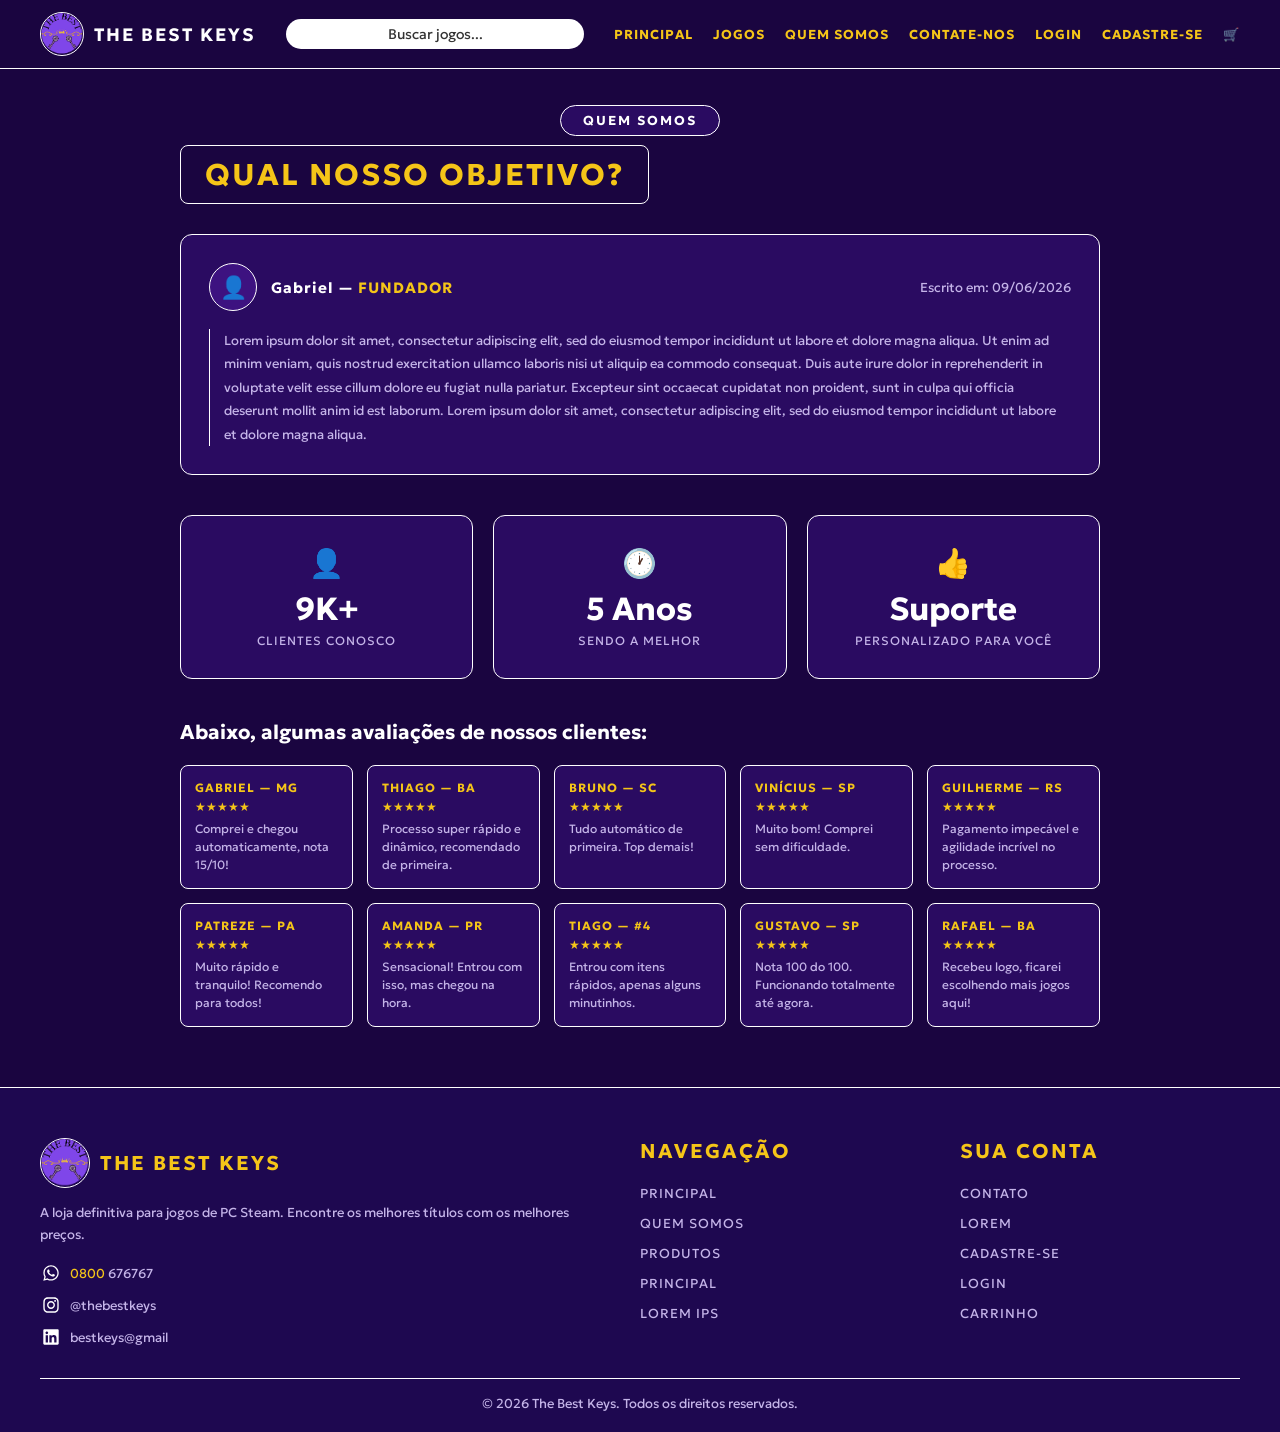
<file: quem-somos.html>
<!DOCTYPE html>
<html lang="pt-BR">
<head>
  <meta charset="UTF-8" />
  <link rel="preconnect" href="https://fonts.googleapis.com" />
  <link href="https://fonts.googleapis.com/css2?family=Geologica:wght@400;500;700&display=swap" rel="stylesheet" />
  <meta name="viewport" content="width=device-width, initial-scale=1.0" />
  <title>Quem Somos — The Best Keys</title>
  <link rel="stylesheet" href="quem-somos.css" />
</head>
<body>

  <div class="topo">
    <a href="index.html" class="logo">
      <img src="logo.png" alt="Logo" />
      <span>The Best Keys</span>
    </a>
    <a href="busca.html" class="campo-busca">Buscar jogos...</a>
    <nav class="menu">
      <a href="index.html">Principal</a>
      <a href="jogos.html">Jogos</a>
      <a href="quem-somos.html">Quem Somos</a>
      <a href="contato.html">Contate-nos</a>
      <a href="login.html">Login</a>
      <a href="cadastro.html">Cadastre-se</a>
      <a href="carrinho.html">🛒</a>
    </nav>
  </div>

  <div class="pagina-quem-somos">

    <div class="caixa-rotulo">
      <span class="rotulo">Quem Somos</span>
    </div>

    <h1 class="titulo-pagina">Qual Nosso Objetivo?</h1>

    <div class="caixa-fundador">
      <div class="topo-fundador">
        <div class="avatar">👤</div>
        <p class="nome-fundador">Gabriel — <span class="amarelo">FUNDADOR</span></p>
        <p class="data-fundador">Escrito em: 09/06/2026</p>
      </div>
      <p class="texto-fundador">
        Lorem ipsum dolor sit amet, consectetur adipiscing elit, sed do eiusmod tempor incididunt ut labore et dolore magna aliqua. Ut enim ad minim veniam, quis nostrud exercitation ullamco laboris nisi ut aliquip ea commodo consequat. Duis aute irure dolor in reprehenderit in voluptate velit esse cillum dolore eu fugiat nulla pariatur. Excepteur sint occaecat cupidatat non proident, sunt in culpa qui officia deserunt mollit anim id est laborum. Lorem ipsum dolor sit amet, consectetur adipiscing elit, sed do eiusmod tempor incididunt ut labore et dolore magna aliqua.
      </p>
    </div>

    <div class="grade-numeros">
      <div class="caixa-numero">
        <p class="icone-numero">👤</p>
        <p class="valor-numero">9K+</p>
        <p class="texto-numero">clientes conosco</p>
      </div>
      <div class="caixa-numero">
        <p class="icone-numero">🕐</p>
        <p class="valor-numero">5 Anos</p>
        <p class="texto-numero">sendo a melhor</p>
      </div>
      <div class="caixa-numero">
        <p class="icone-numero">👍</p>
        <p class="valor-numero">Suporte</p>
        <p class="texto-numero">personalizado para você</p>
      </div>
    </div>

    <h2 class="titulo-avaliacoes">Abaixo, algumas avaliações de nossos clientes:</h2>

    <div class="grade-avaliacoes">
      <div class="caixa-avaliacao">
        <p class="nome-cliente">Gabriel — MG</p>
        <p class="estrelas-cliente">★★★★★</p>
        <p class="texto-avaliacao">Comprei e chegou automaticamente, nota 15/10!</p>
      </div>
      <div class="caixa-avaliacao">
        <p class="nome-cliente">Thiago — BA</p>
        <p class="estrelas-cliente">★★★★★</p>
        <p class="texto-avaliacao">Processo super rápido e dinâmico, recomendado de primeira.</p>
      </div>
      <div class="caixa-avaliacao">
        <p class="nome-cliente">Bruno — SC</p>
        <p class="estrelas-cliente">★★★★★</p>
        <p class="texto-avaliacao">Tudo automático de primeira. Top demais!</p>
      </div>
      <div class="caixa-avaliacao">
        <p class="nome-cliente">Vinícius — SP</p>
        <p class="estrelas-cliente">★★★★★</p>
        <p class="texto-avaliacao">Muito bom! Comprei sem dificuldade.</p>
      </div>
      <div class="caixa-avaliacao">
        <p class="nome-cliente">Guilherme — RS</p>
        <p class="estrelas-cliente">★★★★★</p>
        <p class="texto-avaliacao">Pagamento impecável e agilidade incrível no processo.</p>
      </div>
      <div class="caixa-avaliacao">
        <p class="nome-cliente">Patreze — PA</p>
        <p class="estrelas-cliente">★★★★★</p>
        <p class="texto-avaliacao">Muito rápido e tranquilo! Recomendo para todos!</p>
      </div>
      <div class="caixa-avaliacao">
        <p class="nome-cliente">Amanda — PR</p>
        <p class="estrelas-cliente">★★★★★</p>
        <p class="texto-avaliacao">Sensacional! Entrou com isso, mas chegou na hora.</p>
      </div>
      <div class="caixa-avaliacao">
        <p class="nome-cliente">Tiago — #4</p>
        <p class="estrelas-cliente">★★★★★</p>
        <p class="texto-avaliacao">Entrou com itens rápidos, apenas alguns minutinhos.</p>
      </div>
      <div class="caixa-avaliacao">
        <p class="nome-cliente">Gustavo — SP</p>
        <p class="estrelas-cliente">★★★★★</p>
        <p class="texto-avaliacao">Nota 100 do 100. Funcionando totalmente até agora.</p>
      </div>
      <div class="caixa-avaliacao">
        <p class="nome-cliente">Rafael — BA</p>
        <p class="estrelas-cliente">★★★★★</p>
        <p class="texto-avaliacao">Recebeu logo, ficarei escolhendo mais jogos aqui!</p>
      </div>
    </div>

  </div>

  <div class="rodape">
    <div class="grade-rodape">
      <div>
        <div class="rodape-logo">
          <img src="logo.png" alt="Logo" />
          <span>The Best Keys</span>
        </div>
        <p class="rodape-texto">A loja definitiva para jogos de PC Steam. Encontre os melhores títulos com os melhores preços.</p>
        <div class="contatos">
          <div class="linha-contato"><img src="whatsapp.svg" alt="WhatsApp" /><span><span class="amarelo">0800</span> 676767</span></div>
          <div class="linha-contato"><img src="instagram.svg" alt="Instagram" /><span>@thebestkeys</span></div>
          <div class="linha-contato"><img src="linkedin.svg" alt="LinkedIn" /><span>bestkeys@gmail</span></div>
        </div>
      </div>
      <div>
        <p class="titulo-coluna-rodape">Navegação</p>
        <ul class="links-rodape">
          <li><a href="index.html">Principal</a></li>
          <li><a href="quem-somos.html">Quem Somos</a></li>
          <li><a href="jogos.html">Produtos</a></li>
          <li><a href="index.html">Principal</a></li>
          <li><a href="#">Lorem Ips</a></li>
        </ul>
      </div>
      <div>
        <p class="titulo-coluna-rodape">Sua Conta</p>
        <ul class="links-rodape">
          <li><a href="contato.html">Contato</a></li>
          <li><a href="#">Lorem</a></li>
          <li><a href="cadastro.html">Cadastre-se</a></li>
          <li><a href="login.html">Login</a></li>
          <li><a href="carrinho.html">Carrinho</a></li>
        </ul>
      </div>
    </div>
    <p class="copyright">© 2026 The Best Keys. Todos os direitos reservados.</p>
  </div>

</body>
</html>
</file>
<file: index.css>
* {
  margin: 0;
  padding: 0;
  box-sizing: border-box;
}

body {
  background-color: #1a0540;
  color: #ffffff;
  font-family: 'Geologica', sans-serif;
}

a {
  text-decoration: none;
  color: inherit;
}

ul {
  list-style: none;
}

img {
  display: block;
  max-width: 100%;
}

.topo {
  background-color: #1a0540;
  border-bottom: 1px solid #ffffff;
  padding: 12px 40px;
  display: flex;
  align-items: center;
  gap: 30px;
}

.logo {
  display: flex;
  align-items: center;
  gap: 10px;
}

.logo img {
  width: 44px;
  height: 44px;
  border-radius: 50%;
  border: 1px solid #ffffff;
}

.logo span {
  font-family: 'Geologica', sans-serif;
  font-size: 18px;
  font-weight: 700;
  color: #ffffff;
  text-transform: uppercase;
  letter-spacing: 2px;
}

.campo-busca {
  display: flex;
  align-items: center;
  justify-content: center;
  background-color: #ffffff;
  border-radius: 30px;
  padding: 6px 14px;
  flex: 1;
  max-width: 400px;
  font-size: 14px;
  color: #333;
  cursor: pointer;
}

.menu {
  display: flex;
  align-items: center;
  gap: 20px;
  margin-left: auto;
}

.menu a {
  font-family: 'Geologica', sans-serif;
  font-size: 13px;
  font-weight: 700;
  color: #f5c518;
  text-transform: uppercase;
  letter-spacing: 1px;
}

.botao-amarelo {
  background-color: #f5c518;
  color: #1a0540;
  font-family: 'Geologica', sans-serif;
  font-size: 14px;
  font-weight: 700;
  text-transform: uppercase;
  letter-spacing: 1px;
  padding: 10px 22px;
  border: none;
  border-radius: 30px;
  cursor: pointer;
  display: inline-block;
}

.botao-roxo {
  background-color: #3d1280;
  color: #ffffff;
  font-family: 'Geologica', sans-serif;
  font-size: 14px;
  font-weight: 700;
  text-transform: uppercase;
  letter-spacing: 1px;
  padding: 10px 20px;
  border: 1px solid #ffffff;
  border-radius: 30px;
  cursor: pointer;
  display: inline-block;
}

.etiqueta-desconto {
  background-color: #e63946;
  color: #ffffff;
  font-size: 11px;
  font-weight: 700;
  padding: 2px 7px;
  border-radius: 4px;
}

.preco-antigo {
  text-decoration: line-through;
  color: #c4b4e8;
  font-size: 13px;
}

.preco-novo {
  color: #f5c518;
  font-family: 'Geologica', sans-serif;
  font-size: 24px;
  font-weight: 700;
}

.amarelo {
  color: #f5c518;
}

.rodape {
  background-color: #1e0850;
  border-top: 1px solid #ffffff;
  padding: 50px 40px 20px;
}

.grade-rodape {
  display: grid;
  grid-template-columns: 2fr 1fr 1fr;
  gap: 40px;
  max-width: 1200px;
  margin: 0 auto 30px;
}

.rodape-logo {
  display: flex;
  align-items: center;
  gap: 10px;
  margin-bottom: 14px;
}

.rodape-logo img {
  width: 50px;
  height: 50px;
  border-radius: 50%;
  border: 1px solid #ffffff;
}

.rodape-logo span {
  font-family: 'Geologica', sans-serif;
  font-size: 20px;
  font-weight: 700;
  color: #f5c518;
  text-transform: uppercase;
  letter-spacing: 2px;
}

.rodape-texto {
  font-size: 13px;
  color: #c4b4e8;
  line-height: 1.7;
  margin-bottom: 16px;
}

.contatos {
  display: flex;
  flex-direction: column;
  gap: 10px;
}

.linha-contato {
  display: flex;
  align-items: center;
  gap: 8px;
  font-size: 13px;
  color: #c4b4e8;
}

.linha-contato img {
  width: 24px;
  height: 24px;
}

.titulo-coluna-rodape {
  font-family: 'Geologica', sans-serif;
  font-size: 20px;
  font-weight: 700;
  color: #f5c518;
  text-transform: uppercase;
  letter-spacing: 2px;
  margin-bottom: 18px;
}

.links-rodape {
  display: flex;
  flex-direction: column;
  gap: 10px;
}

.links-rodape a {
  font-size: 13px;
  color: #c4b4e8;
  text-transform: uppercase;
  letter-spacing: 1px;
}

.copyright {
  max-width: 1200px;
  margin: 0 auto;
  border-top: 1px solid #ffffff;
  padding-top: 16px;
  text-align: center;
  font-size: 13px;
  color: #c4b4e8;
}

.label-campo {
  display: block;
  font-family: 'Geologica', sans-serif;
  font-size: 12px;
  font-weight: 700;
  letter-spacing: 1px;
  text-transform: uppercase;
  color: #c4b4e8;
  margin-bottom: 6px;
}

.input-campo {
  width: 100%;
  background-color: #2a0b61;
  border: 1px solid #ffffff;
  border-radius: 8px;
  color: #ffffff;
  font-size: 14px;
  padding: 10px 14px;
  outline: none;
  font-family: 'Geologica', sans-serif;
}

.input-campo::placeholder {
  color: #c4b4e8;
}

.banner {
  background-color: #2a0b61;
  min-height: 520px;
  display: flex;
  align-items: center;
}

.conteudo-banner {
  padding: 60px 40px;
  display: flex;
  flex-direction: column;
  gap: 20px;
  max-width: 560px;
}

.caixa-jogo {
  display: flex;
  gap: 20px;
  align-items: flex-start;
}

.foto-jogo {
  width: 140px;
  height: 200px;
  object-fit: cover;
  border: 1px solid #ffffff;
  border-radius: 8px;
}

.nome-jogo {
  font-family: 'Geologica', sans-serif;
  font-size: 18px;
  font-weight: 700;
  text-transform: uppercase;
  letter-spacing: 1px;
  margin-bottom: 8px;
}

.estrelas {
  color: #f5c518;
  font-size: 14px;
  margin-bottom: 8px;
}

.linha-preco {
  display: flex;
  align-items: center;
  gap: 10px;
  flex-wrap: wrap;
  margin-bottom: 14px;
}

.botoes-jogo {
  display: flex;
  flex-direction: column;
  gap: 10px;
}

.botoes-jogo .botao-amarelo,
.botoes-jogo .botao-roxo {
  text-align: center;
}

.descricao-jogo {
  border: 1px solid #ffffff;
  border-radius: 8px;
  padding: 14px 18px;
  font-size: 13px;
  color: #ffe566;
  line-height: 1.7;
  background-color: #2a0b61;
}

.linha-contato img {
  filter: brightness(0) invert(1);
  width: 22px;
  height: 22px;
}
</file>
<file: busca.css>
* {
  margin: 0;
  padding: 0;
  box-sizing: border-box;
}

body {
  background-color: #1a0540;
  color: #ffffff;
  font-family: 'Geologica', sans-serif;
}

a {
  text-decoration: none;
  color: inherit;
}

ul {
  list-style: none;
}

img {
  display: block;
  max-width: 100%;
}

.topo {
  background-color: #1a0540;
  border-bottom: 1px solid #ffffff;
  padding: 12px 40px;
  display: flex;
  align-items: center;
  gap: 30px;
}

.logo {
  display: flex;
  align-items: center;
  gap: 10px;
}

.logo img {
  width: 44px;
  height: 44px;
  border-radius: 50%;
  border: 1px solid #ffffff;
}

.logo span {
  font-family: 'Geologica', sans-serif;
  font-size: 18px;
  font-weight: 700;
  color: #ffffff;
  text-transform: uppercase;
  letter-spacing: 2px;
}

.campo-busca {
  display: flex;
  align-items: center;
  justify-content: center;
  background-color: #ffffff;
  border-radius: 30px;
  padding: 6px 14px;
  flex: 1;
  max-width: 400px;
  font-size: 14px;
  color: #333;
  cursor: pointer;
}

.menu {
  display: flex;
  align-items: center;
  gap: 20px;
  margin-left: auto;
}

.menu a {
  font-family: 'Geologica', sans-serif;
  font-size: 13px;
  font-weight: 700;
  color: #f5c518;
  text-transform: uppercase;
  letter-spacing: 1px;
}

.botao-amarelo {
  background-color: #f5c518;
  color: #1a0540;
  font-family: 'Geologica', sans-serif;
  font-size: 14px;
  font-weight: 700;
  text-transform: uppercase;
  letter-spacing: 1px;
  padding: 10px 22px;
  border: none;
  border-radius: 30px;
  cursor: pointer;
  display: inline-block;
}

.botao-roxo {
  background-color: #3d1280;
  color: #ffffff;
  font-family: 'Geologica', sans-serif;
  font-size: 14px;
  font-weight: 700;
  text-transform: uppercase;
  letter-spacing: 1px;
  padding: 10px 20px;
  border: 1px solid #ffffff;
  border-radius: 30px;
  cursor: pointer;
  display: inline-block;
}

.etiqueta-desconto {
  background-color: #e63946;
  color: #ffffff;
  font-size: 11px;
  font-weight: 700;
  padding: 2px 7px;
  border-radius: 4px;
}

.preco-antigo {
  text-decoration: line-through;
  color: #c4b4e8;
  font-size: 13px;
}

.preco-novo {
  color: #f5c518;
  font-family: 'Geologica', sans-serif;
  font-size: 24px;
  font-weight: 700;
}

.amarelo {
  color: #f5c518;
}

.rodape {
  background-color: #1e0850;
  border-top: 1px solid #ffffff;
  padding: 50px 40px 20px;
}

.grade-rodape {
  display: grid;
  grid-template-columns: 2fr 1fr 1fr;
  gap: 40px;
  max-width: 1200px;
  margin: 0 auto 30px;
}

.rodape-logo {
  display: flex;
  align-items: center;
  gap: 10px;
  margin-bottom: 14px;
}

.rodape-logo img {
  width: 50px;
  height: 50px;
  border-radius: 50%;
  border: 1px solid #ffffff;
}

.rodape-logo span {
  font-family: 'Geologica', sans-serif;
  font-size: 20px;
  font-weight: 700;
  color: #f5c518;
  text-transform: uppercase;
  letter-spacing: 2px;
}

.rodape-texto {
  font-size: 13px;
  color: #c4b4e8;
  line-height: 1.7;
  margin-bottom: 16px;
}

.contatos {
  display: flex;
  flex-direction: column;
  gap: 10px;
}

.linha-contato {
  display: flex;
  align-items: center;
  gap: 8px;
  font-size: 13px;
  color: #c4b4e8;
}

.linha-contato img {
  width: 24px;
  height: 24px;
}

.titulo-coluna-rodape {
  font-family: 'Geologica', sans-serif;
  font-size: 20px;
  font-weight: 700;
  color: #f5c518;
  text-transform: uppercase;
  letter-spacing: 2px;
  margin-bottom: 18px;
}

.links-rodape {
  display: flex;
  flex-direction: column;
  gap: 10px;
}

.links-rodape a {
  font-size: 13px;
  color: #c4b4e8;
  text-transform: uppercase;
  letter-spacing: 1px;
}

.copyright {
  max-width: 1200px;
  margin: 0 auto;
  border-top: 1px solid #ffffff;
  padding-top: 16px;
  text-align: center;
  font-size: 13px;
  color: #c4b4e8;
}

.label-campo {
  display: block;
  font-family: 'Geologica', sans-serif;
  font-size: 12px;
  font-weight: 700;
  letter-spacing: 1px;
  text-transform: uppercase;
  color: #c4b4e8;
  margin-bottom: 6px;
}

.input-campo {
  width: 100%;
  background-color: #2a0b61;
  border: 1px solid #ffffff;
  border-radius: 8px;
  color: #ffffff;
  font-size: 14px;
  padding: 10px 14px;
  outline: none;
  font-family: 'Geologica', sans-serif;
}

.input-campo::placeholder {
  color: #c4b4e8;
}

.pagina-busca {
  max-width: 1100px;
  margin: 0 auto;
  padding: 30px 40px 60px;
}

.texto-contagem {
  font-size: 13px;
  color: #c4b4e8;
  margin-bottom: 6px;
}

.titulo-busca {
  font-family: 'Geologica', sans-serif;
  font-size: 32px;
  font-weight: 700;
  color: #f5c518;
  text-transform: uppercase;
  letter-spacing: 2px;
  margin-bottom: 20px;
}

.barra-busca-pagina {
  background-color: #2a0b61;
  border: 1px solid #ffffff;
  border-radius: 8px;
  padding: 10px 16px;
  max-width: 680px;
  margin-bottom: 36px;
}

.barra-busca-pagina input {
  background-color: transparent;
  border: none;
  outline: none;
  font-family: 'Geologica', sans-serif;
  font-size: 18px;
  font-weight: 700;
  text-transform: uppercase;
  letter-spacing: 2px;
  color: #f5c518;
  width: 100%;
}

.grade-resultados {
  display: grid;
  grid-template-columns: repeat(3, 1fr);
  gap: 20px;
  align-items: start;
}

.card-resultado {
  background-color: #2a0b61;
  border: 1px solid #ffffff;
  border-radius: 12px;
  overflow: hidden;
}

.etiquetas-card {
  display: flex;
  gap: 6px;
  padding: 10px 10px 0;
}

.etiqueta-sale {
  background-color: #e63946;
  color: #ffffff;
  font-family: 'Geologica', sans-serif;
  font-size: 11px;
  font-weight: 700;
  padding: 2px 8px;
  border-radius: 4px;
  text-transform: uppercase;
}

.etiqueta-base {
  background-color: #f5c518;
  color: #1a0540;
  font-family: 'Geologica', sans-serif;
  font-size: 11px;
  font-weight: 700;
  padding: 2px 8px;
  border-radius: 4px;
  text-transform: uppercase;
}

.foto-resultado {
  width: 100%;
  height: 200px;
  object-fit: cover;
  display: block;
}

.info-resultado {
  padding: 14px;
  display: flex;
  flex-direction: column;
  gap: 8px;
}

.nome-resultado {
  font-family: 'Geologica', sans-serif;
  font-size: 17px;
  font-weight: 700;
  text-transform: uppercase;
  letter-spacing: 1px;
  color: #ffffff;
}

.estrelas-resultado {
  color: #f5c518;
  font-size: 13px;
}

.aviso-base {
  font-size: 11px;
  color: #c4b4e8;
  border: 1px solid #ffffff;
  border-radius: 4px;
  padding: 3px 8px;
}

.descricao-resultado {
  font-size: 12px;
  color: #c4b4e8;
  line-height: 1.5;
}

.botao-roxo {
  font-size: 11px;
  padding: 8px;
  text-align: center;
  display: block;
}

.botao-amarelo {
  font-size: 11px;
  padding: 8px;
  text-align: center;
  display: block;
}

.linha-preco {
  display: flex;
  align-items: center;
  gap: 8px;
  flex-wrap: wrap;
}

.painel-dados {
  background-color: #2a0b61;
  border: 1px solid #ffffff;
  border-radius: 12px;
  padding: 20px;
  display: flex;
  flex-direction: column;
  gap: 14px;
}

.titulo-painel {
  font-family: 'Geologica', sans-serif;
  font-size: 18px;
  font-weight: 700;
  text-transform: uppercase;
  letter-spacing: 2px;
  color: #ffffff;
  text-align: center;
  padding-bottom: 12px;
  border-bottom: 1px solid #ffffff;
}

.lista-tags {
  display: flex;
  flex-direction: column;
  gap: 8px;
}

.tag-jogo {
  background-color: #1a0540;
  border: 1px solid #ffffff;
  border-radius: 30px;
  padding: 6px 14px;
  font-family: 'Geologica', sans-serif;
  font-size: 13px;
  font-weight: 700;
  text-transform: uppercase;
  letter-spacing: 1px;
  color: #ffffff;
}

.label-dificuldade {
  font-family: 'Geologica', sans-serif;
  font-size: 13px;
  font-weight: 700;
  text-transform: uppercase;
  color: #c4b4e8;
}

.barra-fundo {
  background-color: #1a0540;
  border-radius: 30px;
  height: 8px;
  overflow: hidden;
}

.barra-preenchida {
  width: 70%;
  height: 100%;
  background-color: #f5c518;
  border-radius: 30px;
}

.lista-tempo {
  display: flex;
  flex-direction: column;
  gap: 6px;
  border-top: 1px solid #ffffff;
  padding-top: 12px;
}

.lista-tempo li {
  font-family: 'Geologica', sans-serif;
  font-size: 13px;
  font-weight: 600;
  color: #ffffff;
  background-color: #1a0540;
  border: 1px solid #ffffff;
  border-radius: 4px;
  padding: 5px 10px;
}

.linha-contato img {
  filter: brightness(0) invert(1);
  width: 22px;
  height: 22px;
}
</file>
<file: cadastro.css>
* {
  margin: 0;
  padding: 0;
  box-sizing: border-box;
}

body {
  background-color: #1a0540;
  color: #ffffff;
  font-family: 'Geologica', sans-serif;
}

a {
  text-decoration: none;
  color: inherit;
}

ul {
  list-style: none;
}

img {
  display: block;
  max-width: 100%;
}

.topo {
  background-color: #1a0540;
  border-bottom: 1px solid #ffffff;
  padding: 12px 40px;
  display: flex;
  align-items: center;
  gap: 30px;
}

.logo {
  display: flex;
  align-items: center;
  gap: 10px;
}

.logo img {
  width: 44px;
  height: 44px;
  border-radius: 50%;
  border: 1px solid #ffffff;
}

.logo span {
  font-family: 'Geologica', sans-serif;
  font-size: 18px;
  font-weight: 700;
  color: #ffffff;
  text-transform: uppercase;
  letter-spacing: 2px;
}

.campo-busca {
  display: flex;
  align-items: center;
  justify-content: center;
  background-color: #ffffff;
  border-radius: 30px;
  padding: 6px 14px;
  flex: 1;
  max-width: 400px;
  font-size: 14px;
  color: #333;
  cursor: pointer;
}

.menu {
  display: flex;
  align-items: center;
  gap: 20px;
  margin-left: auto;
}

.menu a {
  font-family: 'Geologica', sans-serif;
  font-size: 13px;
  font-weight: 700;
  color: #f5c518;
  text-transform: uppercase;
  letter-spacing: 1px;
}

.botao-amarelo {
  background-color: #f5c518;
  color: #1a0540;
  font-family: 'Geologica', sans-serif;
  font-size: 14px;
  font-weight: 700;
  text-transform: uppercase;
  letter-spacing: 1px;
  padding: 10px 22px;
  border: none;
  border-radius: 30px;
  cursor: pointer;
  display: inline-block;
}

.botao-roxo {
  background-color: #3d1280;
  color: #ffffff;
  font-family: 'Geologica', sans-serif;
  font-size: 14px;
  font-weight: 700;
  text-transform: uppercase;
  letter-spacing: 1px;
  padding: 10px 20px;
  border: 1px solid #ffffff;
  border-radius: 30px;
  cursor: pointer;
  display: inline-block;
}

.etiqueta-desconto {
  background-color: #e63946;
  color: #ffffff;
  font-size: 11px;
  font-weight: 700;
  padding: 2px 7px;
  border-radius: 4px;
}

.preco-antigo {
  text-decoration: line-through;
  color: #c4b4e8;
  font-size: 13px;
}

.preco-novo {
  color: #f5c518;
  font-family: 'Geologica', sans-serif;
  font-size: 24px;
  font-weight: 700;
}

.amarelo {
  color: #f5c518;
}

.rodape {
  background-color: #1e0850;
  border-top: 1px solid #ffffff;
  padding: 50px 40px 20px;
}

.grade-rodape {
  display: grid;
  grid-template-columns: 2fr 1fr 1fr;
  gap: 40px;
  max-width: 1200px;
  margin: 0 auto 30px;
}

.rodape-logo {
  display: flex;
  align-items: center;
  gap: 10px;
  margin-bottom: 14px;
}

.rodape-logo img {
  width: 50px;
  height: 50px;
  border-radius: 50%;
  border: 1px solid #ffffff;
}

.rodape-logo span {
  font-family: 'Geologica', sans-serif;
  font-size: 20px;
  font-weight: 700;
  color: #f5c518;
  text-transform: uppercase;
  letter-spacing: 2px;
}

.rodape-texto {
  font-size: 13px;
  color: #c4b4e8;
  line-height: 1.7;
  margin-bottom: 16px;
}

.contatos {
  display: flex;
  flex-direction: column;
  gap: 10px;
}

.linha-contato {
  display: flex;
  align-items: center;
  gap: 8px;
  font-size: 13px;
  color: #c4b4e8;
}

.linha-contato img {
  width: 24px;
  height: 24px;
}

.titulo-coluna-rodape {
  font-family: 'Geologica', sans-serif;
  font-size: 20px;
  font-weight: 700;
  color: #f5c518;
  text-transform: uppercase;
  letter-spacing: 2px;
  margin-bottom: 18px;
}

.links-rodape {
  display: flex;
  flex-direction: column;
  gap: 10px;
}

.links-rodape a {
  font-size: 13px;
  color: #c4b4e8;
  text-transform: uppercase;
  letter-spacing: 1px;
}

.copyright {
  max-width: 1200px;
  margin: 0 auto;
  border-top: 1px solid #ffffff;
  padding-top: 16px;
  text-align: center;
  font-size: 13px;
  color: #c4b4e8;
}

.label-campo {
  display: block;
  font-family: 'Geologica', sans-serif;
  font-size: 12px;
  font-weight: 700;
  letter-spacing: 1px;
  text-transform: uppercase;
  color: #c4b4e8;
  margin-bottom: 6px;
}

.input-campo {
  width: 100%;
  background-color: #2a0b61;
  border: 1px solid #ffffff;
  border-radius: 8px;
  color: #ffffff;
  font-size: 14px;
  padding: 10px 14px;
  outline: none;
  font-family: 'Geologica', sans-serif;
}

.input-campo::placeholder {
  color: #c4b4e8;
}

.pagina-cadastro {
  max-width: 1100px;
  margin: 0 auto;
  padding: 40px 40px 60px;
}

.topo-pagina {
  display: flex;
  align-items: center;
  gap: 10px;
  margin-bottom: 30px;
}

.topo-pagina img {
  width: 44px;
  height: 44px;
  border-radius: 50%;
  border: 1px solid #ffffff;
}

.topo-pagina span {
  font-family: 'Geologica', sans-serif;
  font-size: 20px;
  font-weight: 700;
  text-transform: uppercase;
  letter-spacing: 2px;
  color: #ffffff;
}

.grade-cadastro {
  display: grid;
  grid-template-columns: 1fr 1.3fr;
  gap: 40px;
  align-items: start;
  margin-bottom: 40px;
}

.titulo-beneficios {
  font-family: 'Geologica', sans-serif;
  font-size: 24px;
  font-weight: 700;
  color: #f5c518;
  text-transform: uppercase;
  letter-spacing: 1px;
  line-height: 1.2;
  margin-bottom: 28px;
}

.lista-beneficios {
  display: flex;
  flex-direction: column;
  gap: 20px;
}

.item-beneficio {
  display: flex;
  gap: 12px;
  align-items: flex-start;
}

.check {
  width: 30px;
  height: 30px;
  background-color: #f5c518;
  color: #1a0540;
  font-size: 16px;
  font-weight: 700;
  border-radius: 50%;
  display: flex;
  align-items: center;
  justify-content: center;
  flex-shrink: 0;
}

.item-beneficio p {
  font-size: 13px;
  color: #c4b4e8;
  line-height: 1.6;
}

.caixa-formulario {
  background-color: #2a0b61;
  border: 1px solid #ffffff;
  border-radius: 16px;
  padding: 28px;
}

.titulo-formulario {
  font-family: 'Geologica', sans-serif;
  font-size: 16px;
  font-weight: 700;
  text-transform: uppercase;
  letter-spacing: 1px;
  color: #f5c518;
  border: 1px solid #ffffff;
  border-radius: 30px;
  padding: 6px 18px;
  display: inline-block;
  margin-bottom: 6px;
}

.subtitulo-formulario {
  font-size: 12px;
  color: #c4b4e8;
  margin-bottom: 20px;
}

.link-amarelo {
  color: #f5c518;
  font-weight: 700;
  text-decoration: underline;
}

.grade-campos {
  display: grid;
  grid-template-columns: repeat(2, 1fr);
  gap: 16px;
}

.input-campo {
  width: 100%;
  background-color: #1a0540;
  border: 1px solid #ffffff;
  border-radius: 8px;
  color: #ffffff;
  font-size: 14px;
  padding: 10px 14px;
  outline: none;
  font-family: 'Geologica', sans-serif;
}

.input-campo::placeholder {
  color: #c4b4e8;
}

.linha-lembrar {
  display: flex;
  align-items: center;
  gap: 8px;
  font-size: 13px;
  color: #c4b4e8;
  grid-column: 1 / -1;
}

.linha-lembrar input {
  width: 16px;
  height: 16px;
  accent-color: #f5c518;
}

.galeria-fotos {
  display: grid;
  grid-template-columns: repeat(3, 1fr);
  gap: 30px;
}

.foto-circular {
  border-radius: 50%;
  overflow: hidden;
  aspect-ratio: 1 / 1;
  border: 1px solid #ffffff;
}

.foto-circular img {
  width: 100%;
  height: 100%;
  object-fit: cover;
}

.linha-contato img {
  filter: brightness(0) invert(1);
  width: 22px;
  height: 22px;
}
</file>
<file: carrinho.css>
* {
  margin: 0;
  padding: 0;
  box-sizing: border-box;
}

body {
  background-color: #1a0540;
  color: #ffffff;
  font-family: 'Geologica', sans-serif;
}

a {
  text-decoration: none;
  color: inherit;
}

ul {
  list-style: none;
}

img {
  display: block;
  max-width: 100%;
}

.topo {
  background-color: #1a0540;
  border-bottom: 1px solid #ffffff;
  padding: 12px 40px;
  display: flex;
  align-items: center;
  gap: 30px;
}

.logo {
  display: flex;
  align-items: center;
  gap: 10px;
}

.logo img {
  width: 44px;
  height: 44px;
  border-radius: 50%;
  border: 1px solid #ffffff;
}

.logo span {
  font-family: 'Geologica', sans-serif;
  font-size: 18px;
  font-weight: 700;
  color: #ffffff;
  text-transform: uppercase;
  letter-spacing: 2px;
}

.campo-busca {
  display: flex;
  align-items: center;
  justify-content: center;
  background-color: #ffffff;
  border-radius: 30px;
  padding: 6px 14px;
  flex: 1;
  max-width: 400px;
  font-size: 14px;
  color: #333;
  cursor: pointer;
}

.menu {
  display: flex;
  align-items: center;
  gap: 20px;
  margin-left: auto;
}

.menu a {
  font-family: 'Geologica', sans-serif;
  font-size: 13px;
  font-weight: 700;
  color: #f5c518;
  text-transform: uppercase;
  letter-spacing: 1px;
}

.botao-amarelo {
  background-color: #f5c518;
  color: #1a0540;
  font-family: 'Geologica', sans-serif;
  font-size: 14px;
  font-weight: 700;
  text-transform: uppercase;
  letter-spacing: 1px;
  padding: 10px 22px;
  border: none;
  border-radius: 30px;
  cursor: pointer;
  display: inline-block;
}

.botao-roxo {
  background-color: #3d1280;
  color: #ffffff;
  font-family: 'Geologica', sans-serif;
  font-size: 14px;
  font-weight: 700;
  text-transform: uppercase;
  letter-spacing: 1px;
  padding: 10px 20px;
  border: 1px solid #ffffff;
  border-radius: 30px;
  cursor: pointer;
  display: inline-block;
}

.etiqueta-desconto {
  background-color: #e63946;
  color: #ffffff;
  font-size: 11px;
  font-weight: 700;
  padding: 2px 7px;
  border-radius: 4px;
}

.preco-antigo {
  text-decoration: line-through;
  color: #c4b4e8;
  font-size: 13px;
}

.preco-novo {
  color: #f5c518;
  font-family: 'Geologica', sans-serif;
  font-size: 24px;
  font-weight: 700;
}

.amarelo {
  color: #f5c518;
}

.rodape {
  background-color: #1e0850;
  border-top: 1px solid #ffffff;
  padding: 50px 40px 20px;
}

.grade-rodape {
  display: grid;
  grid-template-columns: 2fr 1fr 1fr;
  gap: 40px;
  max-width: 1200px;
  margin: 0 auto 30px;
}

.rodape-logo {
  display: flex;
  align-items: center;
  gap: 10px;
  margin-bottom: 14px;
}

.rodape-logo img {
  width: 50px;
  height: 50px;
  border-radius: 50%;
  border: 1px solid #ffffff;
}

.rodape-logo span {
  font-family: 'Geologica', sans-serif;
  font-size: 20px;
  font-weight: 700;
  color: #f5c518;
  text-transform: uppercase;
  letter-spacing: 2px;
}

.rodape-texto {
  font-size: 13px;
  color: #c4b4e8;
  line-height: 1.7;
  margin-bottom: 16px;
}

.contatos {
  display: flex;
  flex-direction: column;
  gap: 10px;
}

.linha-contato {
  display: flex;
  align-items: center;
  gap: 8px;
  font-size: 13px;
  color: #c4b4e8;
}

.linha-contato img {
  width: 24px;
  height: 24px;
}

.titulo-coluna-rodape {
  font-family: 'Geologica', sans-serif;
  font-size: 20px;
  font-weight: 700;
  color: #f5c518;
  text-transform: uppercase;
  letter-spacing: 2px;
  margin-bottom: 18px;
}

.links-rodape {
  display: flex;
  flex-direction: column;
  gap: 10px;
}

.links-rodape a {
  font-size: 13px;
  color: #c4b4e8;
  text-transform: uppercase;
  letter-spacing: 1px;
}

.copyright {
  max-width: 1200px;
  margin: 0 auto;
  border-top: 1px solid #ffffff;
  padding-top: 16px;
  text-align: center;
  font-size: 13px;
  color: #c4b4e8;
}

.label-campo {
  display: block;
  font-family: 'Geologica', sans-serif;
  font-size: 12px;
  font-weight: 700;
  letter-spacing: 1px;
  text-transform: uppercase;
  color: #c4b4e8;
  margin-bottom: 6px;
}

.input-campo {
  width: 100%;
  background-color: #2a0b61;
  border: 1px solid #ffffff;
  border-radius: 8px;
  color: #ffffff;
  font-size: 14px;
  padding: 10px 14px;
  outline: none;
  font-family: 'Geologica', sans-serif;
}

.input-campo::placeholder {
  color: #c4b4e8;
}

.pagina-carrinho {
  max-width: 1100px;
  margin: 0 auto;
  padding: 40px 40px 60px;
}

.titulo-carrinho {
  font-family: 'Geologica', sans-serif;
  font-size: 34px;
  font-weight: 700;
  color: #f5c518;
  text-transform: uppercase;
  letter-spacing: 3px;
  text-align: center;
  margin-bottom: 36px;
}

.grade-carrinho {
  display: grid;
  grid-template-columns: 1fr 360px;
  gap: 30px;
  align-items: start;
  margin-bottom: 40px;
}

.lista-itens {
  display: flex;
  flex-direction: column;
  gap: 16px;
}

.item-carrinho {
  display: flex;
  background-color: #2a0b61;
  border: 1px solid #ffffff;
  border-radius: 12px;
  overflow: hidden;
  align-items: flex-start;
}

.foto-item {
  width: 160px;
  height: 130px;
  object-fit: cover;
  flex-shrink: 0;
}

.info-item {
  padding: 14px;
  display: flex;
  flex-direction: column;
  gap: 8px;
  flex: 1;
}

.nome-item {
  font-family: 'Geologica', sans-serif;
  font-size: 15px;
  font-weight: 700;
  text-transform: uppercase;
  letter-spacing: 1px;
  color: #ffffff;
}

.descricao-item {
  font-size: 12px;
  color: #c4b4e8;
  line-height: 1.5;
}

.linha-preco {
  display: flex;
  align-items: center;
  gap: 8px;
  flex-wrap: wrap;
}

.botao-roxo {
  font-size: 11px;
  padding: 7px 12px;
  display: inline-block;
}

.botao-remover {
  background-color: transparent;
  border: none;
  color: #c4b4e8;
  font-size: 16px;
  cursor: pointer;
  padding: 14px 10px 0 0;
  flex-shrink: 0;
}

.resumo-pedido {
  background-color: #2a0b61;
  border: 1px solid #ffffff;
  border-radius: 16px;
  padding: 24px;
  display: flex;
  flex-direction: column;
  gap: 20px;
}

.titulo-resumo {
  font-family: 'Geologica', sans-serif;
  font-size: 16px;
  font-weight: 700;
  text-transform: uppercase;
  letter-spacing: 2px;
  color: #f5c518;
  border: 1px solid #ffffff;
  border-radius: 30px;
  padding: 6px 14px;
  text-align: center;
}

.linhas-resumo {
  display: flex;
  flex-direction: column;
  gap: 10px;
  border-bottom: 1px solid #ffffff;
  padding-bottom: 16px;
}

.linha-resumo {
  display: flex;
  justify-content: space-between;
  align-items: center;
  font-size: 13px;
  color: #c4b4e8;
}

.valor-total {
  font-family: 'Geologica', sans-serif;
  font-size: 15px;
  font-weight: 700;
  color: #ffffff;
}

.valor-gratis {
  font-family: 'Geologica', sans-serif;
  font-size: 13px;
  font-weight: 700;
  color: #4caf50;
}

.input-campo {
  width: 100%;
  background-color: #1a0540;
  border: 1px solid #ffffff;
  border-radius: 8px;
  color: #ffffff;
  font-size: 14px;
  padding: 10px 14px;
  outline: none;
  font-family: 'Geologica', sans-serif;
}

.input-campo::placeholder {
  color: #c4b4e8;
}

.botao-finalizar {
  width: 100%;
  text-align: center;
  padding: 12px;
  font-size: 15px;
}

.formas-pagamento {
  display: flex;
  flex-direction: column;
  gap: 10px;
}

.titulo-pagamento {
  font-family: 'Geologica', sans-serif;
  font-size: 12px;
  font-weight: 700;
  text-transform: uppercase;
  letter-spacing: 1px;
  color: #c4b4e8;
}

.icones-pgto {
  display: flex;
  gap: 10px;
  flex-wrap: wrap;
}

.icone-pgto {
  background-color: #1a0540;
  border: 1px solid #ffffff;
  border-radius: 4px;
  padding: 5px 10px;
  font-size: 13px;
  color: #ffffff;
  font-weight: 700;
}

.galeria-fotos {
  display: grid;
  grid-template-columns: repeat(3, 1fr);
  gap: 30px;
}

.foto-circular {
  border-radius: 50%;
  overflow: hidden;
  aspect-ratio: 1 / 1;
  border: 1px solid #ffffff;
}

.foto-circular img {
  width: 100%;
  height: 100%;
  object-fit: cover;
}

.linha-contato img {
  filter: brightness(0) invert(1);
  width: 22px;
  height: 22px;
}
</file>
<file: contato.css>
* {
  margin: 0;
  padding: 0;
  box-sizing: border-box;
}

body {
  background-color: #1a0540;
  color: #ffffff;
  font-family: 'Geologica', sans-serif;
}

a {
  text-decoration: none;
  color: inherit;
}

ul {
  list-style: none;
}

img {
  display: block;
  max-width: 100%;
}

.topo {
  background-color: #1a0540;
  border-bottom: 1px solid #ffffff;
  padding: 12px 40px;
  display: flex;
  align-items: center;
  gap: 30px;
}

.logo {
  display: flex;
  align-items: center;
  gap: 10px;
}

.logo img {
  width: 44px;
  height: 44px;
  border-radius: 50%;
  border: 1px solid #ffffff;
}

.logo span {
  font-family: 'Geologica', sans-serif;
  font-size: 18px;
  font-weight: 700;
  color: #ffffff;
  text-transform: uppercase;
  letter-spacing: 2px;
}

.campo-busca {
  display: flex;
  align-items: center;
  justify-content: center;
  background-color: #ffffff;
  border-radius: 30px;
  padding: 6px 14px;
  flex: 1;
  max-width: 400px;
  font-size: 14px;
  color: #333;
  cursor: pointer;
}

.menu {
  display: flex;
  align-items: center;
  gap: 20px;
  margin-left: auto;
}

.menu a {
  font-family: 'Geologica', sans-serif;
  font-size: 13px;
  font-weight: 700;
  color: #f5c518;
  text-transform: uppercase;
  letter-spacing: 1px;
}

.botao-amarelo {
  background-color: #f5c518;
  color: #1a0540;
  font-family: 'Geologica', sans-serif;
  font-size: 14px;
  font-weight: 700;
  text-transform: uppercase;
  letter-spacing: 1px;
  padding: 10px 22px;
  border: none;
  border-radius: 30px;
  cursor: pointer;
  display: inline-block;
}

.botao-roxo {
  background-color: #3d1280;
  color: #ffffff;
  font-family: 'Geologica', sans-serif;
  font-size: 14px;
  font-weight: 700;
  text-transform: uppercase;
  letter-spacing: 1px;
  padding: 10px 20px;
  border: 1px solid #ffffff;
  border-radius: 30px;
  cursor: pointer;
  display: inline-block;
}

.etiqueta-desconto {
  background-color: #e63946;
  color: #ffffff;
  font-size: 11px;
  font-weight: 700;
  padding: 2px 7px;
  border-radius: 4px;
}

.preco-antigo {
  text-decoration: line-through;
  color: #c4b4e8;
  font-size: 13px;
}

.preco-novo {
  color: #f5c518;
  font-family: 'Geologica', sans-serif;
  font-size: 24px;
  font-weight: 700;
}

.amarelo {
  color: #f5c518;
}

.rodape {
  background-color: #1e0850;
  border-top: 1px solid #ffffff;
  padding: 50px 40px 20px;
}

.grade-rodape {
  display: grid;
  grid-template-columns: 2fr 1fr 1fr;
  gap: 40px;
  max-width: 1200px;
  margin: 0 auto 30px;
}

.rodape-logo {
  display: flex;
  align-items: center;
  gap: 10px;
  margin-bottom: 14px;
}

.rodape-logo img {
  width: 50px;
  height: 50px;
  border-radius: 50%;
  border: 1px solid #ffffff;
}

.rodape-logo span {
  font-family: 'Geologica', sans-serif;
  font-size: 20px;
  font-weight: 700;
  color: #f5c518;
  text-transform: uppercase;
  letter-spacing: 2px;
}

.rodape-texto {
  font-size: 13px;
  color: #c4b4e8;
  line-height: 1.7;
  margin-bottom: 16px;
}

.contatos {
  display: flex;
  flex-direction: column;
  gap: 10px;
}

.linha-contato {
  display: flex;
  align-items: center;
  gap: 8px;
  font-size: 13px;
  color: #c4b4e8;
}

.linha-contato img {
  width: 24px;
  height: 24px;
}

.titulo-coluna-rodape {
  font-family: 'Geologica', sans-serif;
  font-size: 20px;
  font-weight: 700;
  color: #f5c518;
  text-transform: uppercase;
  letter-spacing: 2px;
  margin-bottom: 18px;
}

.links-rodape {
  display: flex;
  flex-direction: column;
  gap: 10px;
}

.links-rodape a {
  font-size: 13px;
  color: #c4b4e8;
  text-transform: uppercase;
  letter-spacing: 1px;
}

.copyright {
  max-width: 1200px;
  margin: 0 auto;
  border-top: 1px solid #ffffff;
  padding-top: 16px;
  text-align: center;
  font-size: 13px;
  color: #c4b4e8;
}

.label-campo {
  display: block;
  font-family: 'Geologica', sans-serif;
  font-size: 12px;
  font-weight: 700;
  letter-spacing: 1px;
  text-transform: uppercase;
  color: #c4b4e8;
  margin-bottom: 6px;
}

.input-campo {
  width: 100%;
  background-color: #2a0b61;
  border: 1px solid #ffffff;
  border-radius: 8px;
  color: #ffffff;
  font-size: 14px;
  padding: 10px 14px;
  outline: none;
  font-family: 'Geologica', sans-serif;
}

.input-campo::placeholder {
  color: #c4b4e8;
}

.pagina-contato {
  max-width: 1000px;
  margin: 0 auto;
  padding: 40px 40px 60px;
}

.caixa-rotulo {
  text-align: center;
  margin-bottom: 16px;
}

.rotulo {
  font-family: 'Geologica', sans-serif;
  font-size: 13px;
  font-weight: 700;
  letter-spacing: 2px;
  text-transform: uppercase;
  color: #ffffff;
  background-color: #2a0b61;
  border: 1px solid #ffffff;
  border-radius: 30px;
  padding: 6px 22px;
}

.titulo-pagina {
  font-family: 'Geologica', sans-serif;
  font-size: 28px;
  font-weight: 700;
  color: #f5c518;
  text-transform: uppercase;
  letter-spacing: 2px;
  border: 1px solid #ffffff;
  border-radius: 8px;
  padding: 10px 24px;
  text-align: center;
  margin-bottom: 36px;
}

.grade-contato {
  display: grid;
  grid-template-columns: 260px 1fr;
  gap: 30px;
  align-items: start;
}

.coluna-infos {
  display: flex;
  flex-direction: column;
  gap: 16px;
}

.caixa-info {
  display: flex;
  gap: 14px;
  align-items: flex-start;
  background-color: #2a0b61;
  border: 1px solid #ffffff;
  border-radius: 12px;
  padding: 16px;
}

.icone-info {
  font-size: 24px;
  flex-shrink: 0;
}

.titulo-info {
  font-family: 'Geologica', sans-serif;
  font-size: 13px;
  font-weight: 700;
  text-transform: uppercase;
  letter-spacing: 1px;
  color: #ffffff;
  margin-bottom: 4px;
}

.detalhe-info {
  font-size: 12px;
  color: #c4b4e8;
  letter-spacing: 1px;
  margin-top: 2px;
}

.caixa-formulario {
  background-color: #2a0b61;
  border: 1px solid #ffffff;
  border-radius: 12px;
  padding: 28px;
}

.titulo-formulario {
  font-family: 'Geologica', sans-serif;
  font-size: 18px;
  font-weight: 700;
  text-transform: uppercase;
  letter-spacing: 2px;
  color: #ffffff;
  border: 1px solid #ffffff;
  border-radius: 30px;
  padding: 6px 18px;
  display: inline-block;
  margin-bottom: 6px;
}

.subtitulo-formulario {
  font-size: 12px;
  color: #c4b4e8;
  margin-bottom: 20px;
  text-align: center;
}

.grade-campos {
  display: grid;
  grid-template-columns: repeat(2, 1fr);
  gap: 16px;
}

.campo-inteiro {
  grid-column: 1 / -1;
}

.input-campo {
  width: 100%;
  background-color: #1a0540;
  border: 1px solid #ffffff;
  border-radius: 8px;
  color: #ffffff;
  font-size: 14px;
  padding: 10px 14px;
  outline: none;
  font-family: 'Geologica', sans-serif;
}

.input-campo::placeholder {
  color: #c4b4e8;
}

.input-campo option {
  background-color: #2a0b61;
}

.linha-contato img {
  filter: brightness(0) invert(1);
  width: 22px;
  height: 22px;
}
</file>
<file: jogos.css>
* {
  margin: 0;
  padding: 0;
  box-sizing: border-box;
}

body {
  background-color: #1a0540;
  color: #ffffff;
  font-family: 'Geologica', sans-serif;
}

a {
  text-decoration: none;
  color: inherit;
}

ul {
  list-style: none;
}

img {
  display: block;
  max-width: 100%;
}

.topo {
  background-color: #1a0540;
  border-bottom: 1px solid #ffffff;
  padding: 12px 40px;
  display: flex;
  align-items: center;
  gap: 30px;
}

.logo {
  display: flex;
  align-items: center;
  gap: 10px;
}

.logo img {
  width: 44px;
  height: 44px;
  border-radius: 50%;
  border: 1px solid #ffffff;
}

.logo span {
  font-family: 'Geologica', sans-serif;
  font-size: 18px;
  font-weight: 700;
  color: #ffffff;
  text-transform: uppercase;
  letter-spacing: 2px;
}

.campo-busca {
  display: flex;
  align-items: center;
  justify-content: center;
  background-color: #ffffff;
  border-radius: 30px;
  padding: 6px 14px;
  flex: 1;
  max-width: 400px;
  font-size: 14px;
  color: #333;
  cursor: pointer;
}

.menu {
  display: flex;
  align-items: center;
  gap: 20px;
  margin-left: auto;
}

.menu a {
  font-family: 'Geologica', sans-serif;
  font-size: 13px;
  font-weight: 700;
  color: #f5c518;
  text-transform: uppercase;
  letter-spacing: 1px;
}

.botao-amarelo {
  background-color: #f5c518;
  color: #1a0540;
  font-family: 'Geologica', sans-serif;
  font-size: 14px;
  font-weight: 700;
  text-transform: uppercase;
  letter-spacing: 1px;
  padding: 10px 22px;
  border: none;
  border-radius: 30px;
  cursor: pointer;
  display: inline-block;
}

.botao-roxo {
  background-color: #3d1280;
  color: #ffffff;
  font-family: 'Geologica', sans-serif;
  font-size: 14px;
  font-weight: 700;
  text-transform: uppercase;
  letter-spacing: 1px;
  padding: 10px 20px;
  border: 1px solid #ffffff;
  border-radius: 30px;
  cursor: pointer;
  display: inline-block;
}

.etiqueta-desconto {
  background-color: #e63946;
  color: #ffffff;
  font-size: 11px;
  font-weight: 700;
  padding: 2px 7px;
  border-radius: 4px;
}

.preco-antigo {
  text-decoration: line-through;
  color: #c4b4e8;
  font-size: 13px;
}

.preco-novo {
  color: #f5c518;
  font-family: 'Geologica', sans-serif;
  font-size: 24px;
  font-weight: 700;
}

.amarelo {
  color: #f5c518;
}

.rodape {
  background-color: #1e0850;
  border-top: 1px solid #ffffff;
  padding: 50px 40px 20px;
}

.grade-rodape {
  display: grid;
  grid-template-columns: 2fr 1fr 1fr;
  gap: 40px;
  max-width: 1200px;
  margin: 0 auto 30px;
}

.rodape-logo {
  display: flex;
  align-items: center;
  gap: 10px;
  margin-bottom: 14px;
}

.rodape-logo img {
  width: 50px;
  height: 50px;
  border-radius: 50%;
  border: 1px solid #ffffff;
}

.rodape-logo span {
  font-family: 'Geologica', sans-serif;
  font-size: 20px;
  font-weight: 700;
  color: #f5c518;
  text-transform: uppercase;
  letter-spacing: 2px;
}

.rodape-texto {
  font-size: 13px;
  color: #c4b4e8;
  line-height: 1.7;
  margin-bottom: 16px;
}

.contatos {
  display: flex;
  flex-direction: column;
  gap: 10px;
}

.linha-contato {
  display: flex;
  align-items: center;
  gap: 8px;
  font-size: 13px;
  color: #c4b4e8;
}

.linha-contato img {
  width: 24px;
  height: 24px;
}

.titulo-coluna-rodape {
  font-family: 'Geologica', sans-serif;
  font-size: 20px;
  font-weight: 700;
  color: #f5c518;
  text-transform: uppercase;
  letter-spacing: 2px;
  margin-bottom: 18px;
}

.links-rodape {
  display: flex;
  flex-direction: column;
  gap: 10px;
}

.links-rodape a {
  font-size: 13px;
  color: #c4b4e8;
  text-transform: uppercase;
  letter-spacing: 1px;
}

.copyright {
  max-width: 1200px;
  margin: 0 auto;
  border-top: 1px solid #ffffff;
  padding-top: 16px;
  text-align: center;
  font-size: 13px;
  color: #c4b4e8;
}

.label-campo {
  display: block;
  font-family: 'Geologica', sans-serif;
  font-size: 12px;
  font-weight: 700;
  letter-spacing: 1px;
  text-transform: uppercase;
  color: #c4b4e8;
  margin-bottom: 6px;
}

.input-campo {
  width: 100%;
  background-color: #2a0b61;
  border: 1px solid #ffffff;
  border-radius: 8px;
  color: #ffffff;
  font-size: 14px;
  padding: 10px 14px;
  outline: none;
  font-family: 'Geologica', sans-serif;
}

.input-campo::placeholder {
  color: #c4b4e8;
}

.pagina-jogos {
  max-width: 1100px;
  margin: 0 auto;
  padding: 30px 40px 60px;
}

.filtros {
  display: flex;
  align-items: center;
  gap: 10px;
  flex-wrap: wrap;
  margin-bottom: 30px;
}

.filtro-btn {
  background-color: transparent;
  border: 1px solid #ffffff;
  color: #c4b4e8;
  font-family: 'Geologica', sans-serif;
  font-size: 13px;
  font-weight: 700;
  text-transform: uppercase;
  letter-spacing: 1px;
  padding: 7px 16px;
  border-radius: 30px;
  cursor: pointer;
}

.filtro-ativo {
  background-color: #2a0b61;
  border: 1px solid #ffffff;
  color: #f5c518;
  font-family: 'Geologica', sans-serif;
  font-size: 13px;
  font-weight: 700;
  text-transform: uppercase;
  letter-spacing: 1px;
  padding: 7px 16px;
  border-radius: 30px;
  cursor: pointer;
}

.input-filtro {
  background-color: transparent;
  border: 1px solid #ffffff;
  border-radius: 30px;
  padding: 7px 16px;
  color: #ffffff;
  font-size: 13px;
  outline: none;
}

.titulo-secao {
  font-family: 'Geologica', sans-serif;
  font-size: 26px;
  font-weight: 700;
  color: #f5c518;
  text-transform: uppercase;
  letter-spacing: 2px;
  margin-bottom: 24px;
}

.grade-jogos {
  display: grid;
  grid-template-columns: repeat(2, 1fr);
  gap: 20px;
}

.card-produto {
  display: flex;
  background-color: #2a0b61;
  border: 1px solid #ffffff;
  border-radius: 12px;
  overflow: hidden;
}

.foto-produto {
  width: 160px;
  height: auto;
  align-self: stretch;
  object-fit: cover;
  object-position: center;
  flex-shrink: 0;
}

.info-produto {
  padding: 14px;
  display: flex;
  flex-direction: column;
  gap: 8px;
}

.nome-produto {
  font-family: 'Geologica', sans-serif;
  font-size: 15px;
  font-weight: 700;
  text-transform: uppercase;
  letter-spacing: 1px;
  color: #ffffff;
}

.descricao-produto {
  font-size: 12px;
  color: #c4b4e8;
  line-height: 1.5;
}

.linha-preco {
  display: flex;
  align-items: center;
  gap: 8px;
  flex-wrap: wrap;
}

.botao-roxo {
  font-size: 11px;
  padding: 7px 12px;
  text-align: center;
}

.linha-contato img {
  filter: brightness(0) invert(1);
  width: 22px;
  height: 22px;
}
</file>
<file: login.css>
* {
  margin: 0;
  padding: 0;
  box-sizing: border-box;
}

body {
  background-color: #1a0540;
  color: #ffffff;
  font-family: 'Geologica', sans-serif;
}

a {
  text-decoration: none;
  color: inherit;
}

ul {
  list-style: none;
}

img {
  display: block;
  max-width: 100%;
}

.topo {
  background-color: #1a0540;
  border-bottom: 1px solid #ffffff;
  padding: 12px 40px;
  display: flex;
  align-items: center;
  gap: 30px;
}

.logo {
  display: flex;
  align-items: center;
  gap: 10px;
}

.logo img {
  width: 44px;
  height: 44px;
  border-radius: 50%;
  border: 1px solid #ffffff;
}

.logo span {
  font-family: 'Geologica', sans-serif;
  font-size: 18px;
  font-weight: 700;
  color: #ffffff;
  text-transform: uppercase;
  letter-spacing: 2px;
}

.campo-busca {
  display: flex;
  align-items: center;
  justify-content: center;
  background-color: #ffffff;
  border-radius: 30px;
  padding: 6px 14px;
  flex: 1;
  max-width: 400px;
  font-size: 14px;
  color: #333;
  cursor: pointer;
}

.menu {
  display: flex;
  align-items: center;
  gap: 20px;
  margin-left: auto;
}

.menu a {
  font-family: 'Geologica', sans-serif;
  font-size: 13px;
  font-weight: 700;
  color: #f5c518;
  text-transform: uppercase;
  letter-spacing: 1px;
}

.botao-amarelo {
  background-color: #f5c518;
  color: #1a0540;
  font-family: 'Geologica', sans-serif;
  font-size: 14px;
  font-weight: 700;
  text-transform: uppercase;
  letter-spacing: 1px;
  padding: 10px 22px;
  border: none;
  border-radius: 30px;
  cursor: pointer;
  display: inline-block;
}

.botao-roxo {
  background-color: #3d1280;
  color: #ffffff;
  font-family: 'Geologica', sans-serif;
  font-size: 14px;
  font-weight: 700;
  text-transform: uppercase;
  letter-spacing: 1px;
  padding: 10px 20px;
  border: 1px solid #ffffff;
  border-radius: 30px;
  cursor: pointer;
  display: inline-block;
}

.etiqueta-desconto {
  background-color: #e63946;
  color: #ffffff;
  font-size: 11px;
  font-weight: 700;
  padding: 2px 7px;
  border-radius: 4px;
}

.preco-antigo {
  text-decoration: line-through;
  color: #c4b4e8;
  font-size: 13px;
}

.preco-novo {
  color: #f5c518;
  font-family: 'Geologica', sans-serif;
  font-size: 24px;
  font-weight: 700;
}

.amarelo {
  color: #f5c518;
}

.rodape {
  background-color: #1e0850;
  border-top: 1px solid #ffffff;
  padding: 50px 40px 20px;
}

.grade-rodape {
  display: grid;
  grid-template-columns: 2fr 1fr 1fr;
  gap: 40px;
  max-width: 1200px;
  margin: 0 auto 30px;
}

.rodape-logo {
  display: flex;
  align-items: center;
  gap: 10px;
  margin-bottom: 14px;
}

.rodape-logo img {
  width: 50px;
  height: 50px;
  border-radius: 50%;
  border: 1px solid #ffffff;
}

.rodape-logo span {
  font-family: 'Geologica', sans-serif;
  font-size: 20px;
  font-weight: 700;
  color: #f5c518;
  text-transform: uppercase;
  letter-spacing: 2px;
}

.rodape-texto {
  font-size: 13px;
  color: #c4b4e8;
  line-height: 1.7;
  margin-bottom: 16px;
}

.contatos {
  display: flex;
  flex-direction: column;
  gap: 10px;
}

.linha-contato {
  display: flex;
  align-items: center;
  gap: 8px;
  font-size: 13px;
  color: #c4b4e8;
}

.linha-contato img {
  width: 24px;
  height: 24px;
}

.titulo-coluna-rodape {
  font-family: 'Geologica', sans-serif;
  font-size: 20px;
  font-weight: 700;
  color: #f5c518;
  text-transform: uppercase;
  letter-spacing: 2px;
  margin-bottom: 18px;
}

.links-rodape {
  display: flex;
  flex-direction: column;
  gap: 10px;
}

.links-rodape a {
  font-size: 13px;
  color: #c4b4e8;
  text-transform: uppercase;
  letter-spacing: 1px;
}

.copyright {
  max-width: 1200px;
  margin: 0 auto;
  border-top: 1px solid #ffffff;
  padding-top: 16px;
  text-align: center;
  font-size: 13px;
  color: #c4b4e8;
}

.label-campo {
  display: block;
  font-family: 'Geologica', sans-serif;
  font-size: 12px;
  font-weight: 700;
  letter-spacing: 1px;
  text-transform: uppercase;
  color: #c4b4e8;
  margin-bottom: 6px;
}

.input-campo {
  width: 100%;
  background-color: #2a0b61;
  border: 1px solid #ffffff;
  border-radius: 8px;
  color: #ffffff;
  font-size: 14px;
  padding: 10px 14px;
  outline: none;
  font-family: 'Geologica', sans-serif;
}

.input-campo::placeholder {
  color: #c4b4e8;
}

.pagina-login {
  display: flex;
  justify-content: center;
  padding: 50px 20px;
}

.caixa-login {
  background-color: #2a0b61;
  border: 1px solid #ffffff;
  border-radius: 16px;
  padding: 40px;
  width: 100%;
  max-width: 680px;
}

.topo-login {
  display: flex;
  align-items: center;
  gap: 10px;
  margin-bottom: 28px;
}

.topo-login img {
  width: 40px;
  height: 40px;
  border-radius: 50%;
  border: 1px solid #ffffff;
}

.topo-login span {
  font-family: 'Geologica', sans-serif;
  font-size: 18px;
  font-weight: 700;
  text-transform: uppercase;
  letter-spacing: 2px;
  color: #ffffff;
}

.titulo-login {
  font-family: 'Geologica', sans-serif;
  font-size: 24px;
  font-weight: 700;
  color: #f5c518;
  text-transform: uppercase;
  letter-spacing: 1px;
  border: 1px solid #ffffff;
  border-radius: 8px;
  padding: 8px 20px;
  text-align: center;
  margin-bottom: 10px;
}

.texto-abaixo {
  font-size: 13px;
  color: #c4b4e8;
  text-align: center;
  margin-bottom: 28px;
}

.link-amarelo {
  color: #f5c518;
  font-weight: 700;
  text-decoration: underline;
}

.grade-campos {
  display: grid;
  grid-template-columns: repeat(2, 1fr);
  gap: 16px;
}

.input-campo {
  width: 100%;
  background-color: #1a0540;
  border: 1px solid #ffffff;
  border-radius: 8px;
  color: #ffffff;
  font-size: 14px;
  padding: 10px 14px;
  outline: none;
  font-family: 'Geologica', sans-serif;
}

.input-campo::placeholder {
  color: #c4b4e8;
}

.linha-lembrar {
  display: flex;
  align-items: center;
  gap: 8px;
  font-size: 13px;
  color: #c4b4e8;
  grid-column: 1 / -1;
}

.linha-lembrar input {
  width: 16px;
  height: 16px;
  accent-color: #f5c518;
}

.linha-contato img {
  filter: brightness(0) invert(1);
  width: 22px;
  height: 22px;
}
</file>
<file: quem-somos.css>
* {
  margin: 0;
  padding: 0;
  box-sizing: border-box;
}

body {
  background-color: #1a0540;
  color: #ffffff;
  font-family: 'Geologica', sans-serif;
}

a {
  text-decoration: none;
  color: inherit;
}

ul {
  list-style: none;
}

img {
  display: block;
  max-width: 100%;
}

.topo {
  background-color: #1a0540;
  border-bottom: 1px solid #ffffff;
  padding: 12px 40px;
  display: flex;
  align-items: center;
  gap: 30px;
}

.logo {
  display: flex;
  align-items: center;
  gap: 10px;
}

.logo img {
  width: 44px;
  height: 44px;
  border-radius: 50%;
  border: 1px solid #ffffff;
}

.logo span {
  font-family: 'Geologica', sans-serif;
  font-size: 18px;
  font-weight: 700;
  color: #ffffff;
  text-transform: uppercase;
  letter-spacing: 2px;
}

.campo-busca {
  display: flex;
  align-items: center;
  justify-content: center;
  background-color: #ffffff;
  border-radius: 30px;
  padding: 6px 14px;
  flex: 1;
  max-width: 400px;
  font-size: 14px;
  color: #333;
  cursor: pointer;
}

.menu {
  display: flex;
  align-items: center;
  gap: 20px;
  margin-left: auto;
}

.menu a {
  font-family: 'Geologica', sans-serif;
  font-size: 13px;
  font-weight: 700;
  color: #f5c518;
  text-transform: uppercase;
  letter-spacing: 1px;
}

.botao-amarelo {
  background-color: #f5c518;
  color: #1a0540;
  font-family: 'Geologica', sans-serif;
  font-size: 14px;
  font-weight: 700;
  text-transform: uppercase;
  letter-spacing: 1px;
  padding: 10px 22px;
  border: none;
  border-radius: 30px;
  cursor: pointer;
  display: inline-block;
}

.botao-roxo {
  background-color: #3d1280;
  color: #ffffff;
  font-family: 'Geologica', sans-serif;
  font-size: 14px;
  font-weight: 700;
  text-transform: uppercase;
  letter-spacing: 1px;
  padding: 10px 20px;
  border: 1px solid #ffffff;
  border-radius: 30px;
  cursor: pointer;
  display: inline-block;
}

.etiqueta-desconto {
  background-color: #e63946;
  color: #ffffff;
  font-size: 11px;
  font-weight: 700;
  padding: 2px 7px;
  border-radius: 4px;
}

.preco-antigo {
  text-decoration: line-through;
  color: #c4b4e8;
  font-size: 13px;
}

.preco-novo {
  color: #f5c518;
  font-family: 'Geologica', sans-serif;
  font-size: 24px;
  font-weight: 700;
}

.amarelo {
  color: #f5c518;
}

.rodape {
  background-color: #1e0850;
  border-top: 1px solid #ffffff;
  padding: 50px 40px 20px;
}

.grade-rodape {
  display: grid;
  grid-template-columns: 2fr 1fr 1fr;
  gap: 40px;
  max-width: 1200px;
  margin: 0 auto 30px;
}

.rodape-logo {
  display: flex;
  align-items: center;
  gap: 10px;
  margin-bottom: 14px;
}

.rodape-logo img {
  width: 50px;
  height: 50px;
  border-radius: 50%;
  border: 1px solid #ffffff;
}

.rodape-logo span {
  font-family: 'Geologica', sans-serif;
  font-size: 20px;
  font-weight: 700;
  color: #f5c518;
  text-transform: uppercase;
  letter-spacing: 2px;
}

.rodape-texto {
  font-size: 13px;
  color: #c4b4e8;
  line-height: 1.7;
  margin-bottom: 16px;
}

.contatos {
  display: flex;
  flex-direction: column;
  gap: 10px;
}

.linha-contato {
  display: flex;
  align-items: center;
  gap: 8px;
  font-size: 13px;
  color: #c4b4e8;
}

.linha-contato img {
  width: 24px;
  height: 24px;
}

.titulo-coluna-rodape {
  font-family: 'Geologica', sans-serif;
  font-size: 20px;
  font-weight: 700;
  color: #f5c518;
  text-transform: uppercase;
  letter-spacing: 2px;
  margin-bottom: 18px;
}

.links-rodape {
  display: flex;
  flex-direction: column;
  gap: 10px;
}

.links-rodape a {
  font-size: 13px;
  color: #c4b4e8;
  text-transform: uppercase;
  letter-spacing: 1px;
}

.copyright {
  max-width: 1200px;
  margin: 0 auto;
  border-top: 1px solid #ffffff;
  padding-top: 16px;
  text-align: center;
  font-size: 13px;
  color: #c4b4e8;
}

.label-campo {
  display: block;
  font-family: 'Geologica', sans-serif;
  font-size: 12px;
  font-weight: 700;
  letter-spacing: 1px;
  text-transform: uppercase;
  color: #c4b4e8;
  margin-bottom: 6px;
}

.input-campo {
  width: 100%;
  background-color: #2a0b61;
  border: 1px solid #ffffff;
  border-radius: 8px;
  color: #ffffff;
  font-size: 14px;
  padding: 10px 14px;
  outline: none;
  font-family: 'Geologica', sans-serif;
}

.input-campo::placeholder {
  color: #c4b4e8;
}

.pagina-quem-somos {
  max-width: 1000px;
  margin: 0 auto;
  padding: 40px 40px 60px;
}

.caixa-rotulo {
  text-align: center;
  margin-bottom: 16px;
}

.rotulo {
  font-family: 'Geologica', sans-serif;
  font-size: 13px;
  font-weight: 700;
  letter-spacing: 2px;
  text-transform: uppercase;
  color: #ffffff;
  background-color: #2a0b61;
  border: 1px solid #ffffff;
  border-radius: 30px;
  padding: 6px 22px;
}

.titulo-pagina {
  font-family: 'Geologica', sans-serif;
  font-size: 30px;
  font-weight: 700;
  color: #f5c518;
  text-transform: uppercase;
  letter-spacing: 2px;
  border: 1px solid #ffffff;
  border-radius: 8px;
  padding: 10px 24px;
  display: inline-block;
  margin-bottom: 30px;
}

.caixa-fundador {
  background-color: #2a0b61;
  border: 1px solid #ffffff;
  border-radius: 12px;
  padding: 28px;
  margin-bottom: 40px;
}

.topo-fundador {
  display: flex;
  align-items: center;
  gap: 14px;
  margin-bottom: 18px;
}

.avatar {
  width: 48px;
  height: 48px;
  background-color: #3d1280;
  border: 1px solid #ffffff;
  border-radius: 50%;
  display: flex;
  align-items: center;
  justify-content: center;
  font-size: 22px;
}

.nome-fundador {
  font-family: 'Geologica', sans-serif;
  font-size: 15px;
  font-weight: 700;
  letter-spacing: 1px;
  color: #ffffff;
}

.data-fundador {
  font-size: 13px;
  color: #c4b4e8;
  margin-left: auto;
}

.texto-fundador {
  font-size: 13px;
  color: #c4b4e8;
  line-height: 1.8;
  border-left: 1px solid #ffffff;
  padding-left: 14px;
}

.grade-numeros {
  display: grid;
  grid-template-columns: repeat(3, 1fr);
  gap: 20px;
  margin-bottom: 40px;
}

.caixa-numero {
  background-color: #2a0b61;
  border: 1px solid #ffffff;
  border-radius: 12px;
  padding: 30px 20px;
  text-align: center;
}

.icone-numero {
  font-size: 28px;
  margin-bottom: 8px;
}

.valor-numero {
  font-family: 'Geologica', sans-serif;
  font-size: 32px;
  font-weight: 700;
  color: #ffffff;
}

.texto-numero {
  font-size: 12px;
  color: #c4b4e8;
  text-transform: uppercase;
  letter-spacing: 1px;
  margin-top: 4px;
}

.titulo-avaliacoes {
  font-family: 'Geologica', sans-serif;
  font-size: 20px;
  font-weight: 700;
  color: #ffffff;
  margin-bottom: 20px;
}

.grade-avaliacoes {
  display: grid;
  grid-template-columns: repeat(5, 1fr);
  gap: 14px;
}

.caixa-avaliacao {
  background-color: #2a0b61;
  border: 1px solid #ffffff;
  border-radius: 8px;
  padding: 14px;
}

.nome-cliente {
  font-family: 'Geologica', sans-serif;
  font-size: 12px;
  font-weight: 700;
  text-transform: uppercase;
  letter-spacing: 1px;
  color: #f5c518;
  margin-bottom: 4px;
}

.estrelas-cliente {
  color: #f5c518;
  font-size: 12px;
  margin-bottom: 6px;
}

.texto-avaliacao {
  font-size: 12px;
  color: #c4b4e8;
  line-height: 1.5;
}

.linha-contato img {
  filter: brightness(0) invert(1);
  width: 22px;
  height: 22px;
}
</file>
